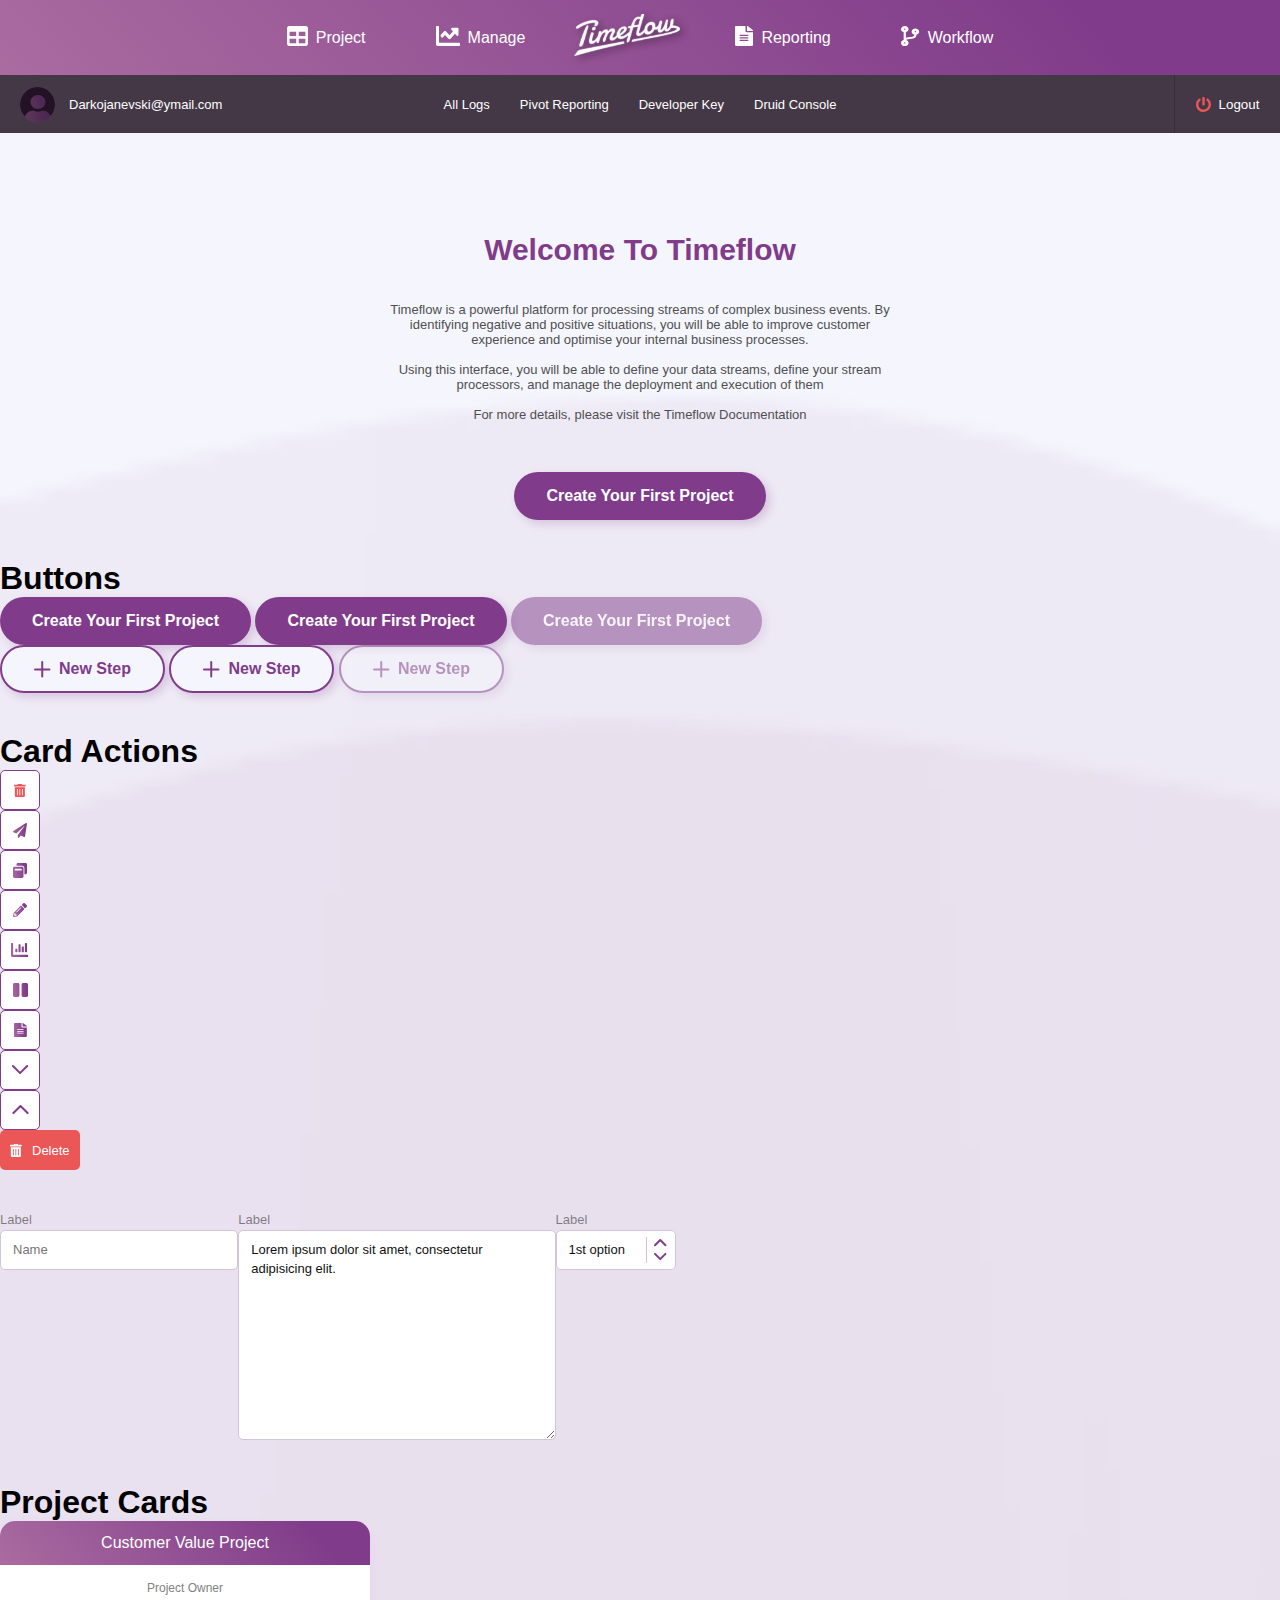
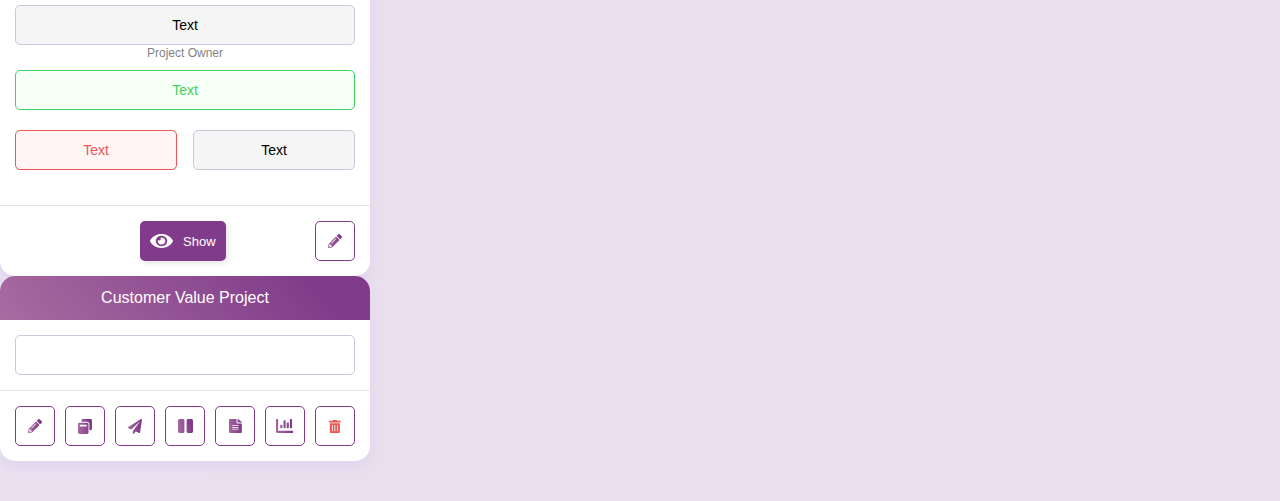
<file: index.html>
<!DOCTYPE html>
<html lang="en">
<head>
  <meta charset="UTF-8">
  <title>Title</title>
  <link rel="stylesheet" href="css/index.css">
</head>
<body class="welcome">
<header>
  <div class="header__top">
    <nav class="main-nav">
      <ul>
        <li class="main-nav__item"><a class="main-nav__link" href=""><span><img src="images/main-nav/menu_icon_project.svg"></span>Project</a></li>
        <li class="main-nav__item">
          <a class="main-nav__link" href="">
            <span><img src="images/main-nav/menu_icon_manage.svg"></span>Manage</a>
          <div class="submenu__wrapper">
            <ul class="submenu">
                <li class="submenu__item"><a class="submenu__link" href="">Manage Streams</a></li>
                <li class="submenu__item"><a class="submenu__link" href="">Manage Processors</a></li>
                <li class="submenu__item"><a class="submenu__link" href="">Manage Simulations</a></li>
                <li class="submenu__item"><a class="submenu__link" href="">Manage KPIs</a></li>
                <li class="submenu__item"><a class="submenu__link" href="">Manage Timelines</a></li>
                <li class="submenu__item"><a class="submenu__link" href="">Manage Data Mappings</a></li>
            </ul>
          </div>
        </li>
        <li class="main-nav__item"><img class="logo-image" src="images/logo.svg" width="120" height="56" alt="Timeflow"></li>
        <li class="main-nav__item"><a class="main-nav__link" href=""><span><img src="images/main-nav/menu_icon_reporting.svg"></span>Reporting</a></li>
        <li class="main-nav__item"><a class="main-nav__link" href=""><span><img src="images/main-nav/menu_icon_workflow.svg"></span>Workflow</a></li>
      </ul>
    </nav>
  </div>
  <div class="header__bottom">
    <div class="user">
      <img class="user__avatar" src="images/submenu/menu_avatar.svg" alt="avatar">
      <a class="user__email" href="">Darkojanevski@ymail.com</a>
    </div>
    <nav class="second-nav">
      <ul>
        <li class="second-nav__item"><a class="second-nav__link" href="">All Logs</a></li>
        <li class="second-nav__item"><a class="second-nav__link" href="">Pivot Reporting</a></li>
        <li class="second-nav__item"><a class="second-nav__link" href="">Developer Key</a></li>
        <li class="second-nav__item"><a class="second-nav__link" href="">Druid Console</a></li>
      </ul>
    </nav>
    <div class="logout-wrapper">
      <button class="logout-btn" type="button">
        <img src="images/submenu/menu_icon_logout.svg" alt="exit icon" width="15" height="15">
        Logout
      </button>
    </div>
  </div>
</header>
<div class="assets">
  <div class="wrapper">
    <div class="information">
      <h2 class="information__header">Welcome To Timeflow</h2>
      <p>Timeflow is a powerful platform for processing streams of complex business events. By identifying negative and positive situations, you will be able to improve customer experience and optimise your internal business processes.</p>
      <p>Using this interface, you will be able to define your data streams, define your stream processors, and manage the deployment and execution of them</p>
      <p>For more details, please visit the Timeflow Documentation</p>
      <button class="btn">
        Create Your First Project
      </button>
    </div>
  </div>
</div>
<div class="assets">
  <h1>Buttons</h1>
  <div>
    <button class="btn">
      Create Your First Project
    </button>
    <button class="btn">
      Create Your First Project
    </button>
    <button class="btn" disabled>
      Create Your First Project
    </button>
  </div>
  <div>
    <button class="btn btn--step">
      New Step
    </button>
    <button class="btn btn--step">
      New Step
    </button>
    <button class="btn btn--step" disabled>
      New Step
    </button>
  </div>
</div>
<div class="assets">
  <h1>Card Actions</h1>
  <button class="card-action delete">
    <span class="helper">Delete</span>
  </button>
  <button class="card-action deploy"></button>
  <button class="card-action duplicate"></button>
  <button class="card-action edit"></button>
  <button class="card-action monitor"></button>
  <button class="card-action pause"></button>
  <button class="card-action view-logs"></button>
  <button class="card-action arrow-bot"></button>
  <button class="card-action arrow-top"></button>
  <button class="card-btn card-btn--delete">
    Delete
  </button>
</div>
<div class="assets" style="display: flex">
  <div class="form-group">
    <label for="input" class="form-label">Label</label>
    <input
        type="text"
        placeholder="Name"
        data-popover-title="Title goes here"
        data-popover-body="Subtitle goes here with some extra text about a tool tip and how to use it.">
  </div>
  <div>
    <label for="input">Label</label>
    <textarea name="" id="" cols="30" rows="10">Lorem ipsum dolor sit amet, consectetur adipisicing elit.
    </textarea>
  </div>
  <div>
    <label for="input">Label</label>
    <div class="styled-select">
    <select>
      <option value="">1st option</option>
      <option value="">2st</option>
      <option value="">3st</option>
      <option value="">4st</option>
    </select>
    </div>
  </div>
</div>
<div class="assets">
  <h1>Project Cards</h1>

  <div class="card">
    <h2 class="card__header">
      Customer Value Project
    </h2>
    <div class="card__body">
        <div class="card__field" data-header="Project Owner">Text</div>
        <span class="card__field card__field--bold card__field--green" data-header="Project Owner">Text</span>
      <div class="grid grid-columns--2">
        <span class="card__field card__field--red">Text</span>
        <span class="card__field">Text</span>
      </div>
    </div>
    <div class="card__footer">
      <button class="card-btn card-btn--show card-btn--ml">
        Show
      </button>
      <button class="card-action edit"></button>
    </div>
  </div>

  <div class="card">
    <h2 class="card__header">
      Customer Value Project
    </h2>
    <div class="card__body">
      <label for="owner"></label>
      <input type="email" name="owner" id="owner">
    </div>
    <div class="card__footer">
      <button class="card-action edit"></button>
      <button class="card-action duplicate"></button>
      <button class="card-action deploy"></button>
      <button class="card-action pause"></button>
      <button class="card-action view-logs"></button>
      <button class="card-action monitor"></button>
      <button class="card-action delete"></button>
    </div>
  </div>

</div>
<script src="js.js"></script>
</body>
</html>
</file>
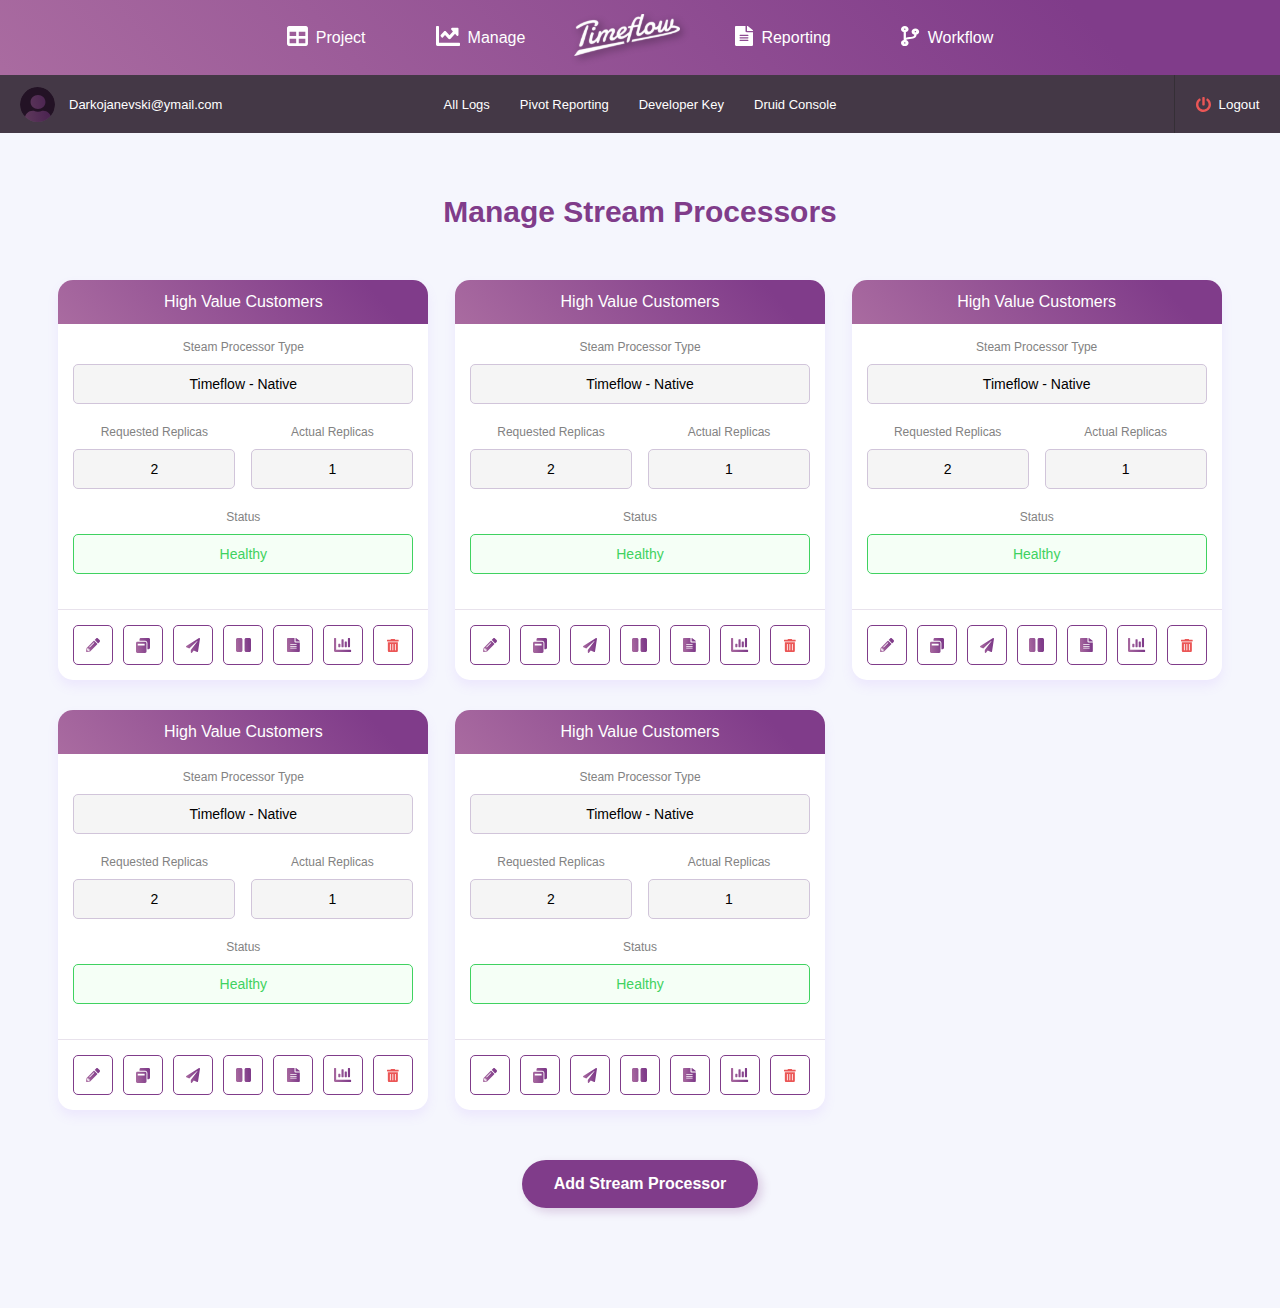
<file: dashboard.html>
<!DOCTYPE html>
<html lang="en">
<head>
  <meta charset="UTF-8">
  <meta name="viewport" content="width=device-width, initial-scale=1.0">
  <title>Title</title>
  <link rel="stylesheet" href="css/index.css">
</head>
<body>
<header>
  <div class="header__top">
    <nav class="main-nav">
      <ul>
        <li class="main-nav__item"><a class="main-nav__link" href=""><span><img src="images/main-nav/menu_icon_project.svg"></span>Project</a></li>
        <li class="main-nav__item">
          <a class="main-nav__link" href="">
            <span><img src="images/main-nav/menu_icon_manage.svg"></span>Manage</a>
          <div class="submenu__wrapper">
            <ul class="submenu">
              <li class="submenu__item"><a class="submenu__link" href="">Manage Streams</a></li>
              <li class="submenu__item"><a class="submenu__link" href="">Manage Processors</a></li>
              <li class="submenu__item"><a class="submenu__link" href="">Manage Simulations</a></li>
              <li class="submenu__item"><a class="submenu__link" href="">Manage KPIs</a></li>
              <li class="submenu__item"><a class="submenu__link" href="">Manage Timelines</a></li>
              <li class="submenu__item"><a class="submenu__link" href="">Manage Data Mappings</a></li>
            </ul>
          </div>
        </li>
        <li class="main-nav__item"><img class="logo-image" src="images/logo.svg" width="120" height="56" alt="Timeflow"></li>
        <li class="main-nav__item"><a class="main-nav__link" href=""><span><img src="images/main-nav/menu_icon_reporting.svg"></span>Reporting</a></li>
        <li class="main-nav__item"><a class="main-nav__link" href=""><span><img src="images/main-nav/menu_icon_workflow.svg"></span>Workflow</a></li>
      </ul>
    </nav>
  </div>
  <div class="header__bottom">
    <div class="user">
      <img class="user__avatar" src="images/submenu/menu_avatar.svg" alt="avatar">
      <a class="user__email" href="">Darkojanevski@ymail.com</a>
    </div>
    <nav class="second-nav">
      <ul>
        <li class="second-nav__item"><a class="second-nav__link" href="">All Logs</a></li>
        <li class="second-nav__item"><a class="second-nav__link" href="">Pivot Reporting</a></li>
        <li class="second-nav__item"><a class="second-nav__link" href="">Developer Key</a></li>
        <li class="second-nav__item"><a class="second-nav__link" href="">Druid Console</a></li>
      </ul>
    </nav>
    <div class="logout-wrapper">
      <button class="logout-btn" type="button">
        <img src="images/submenu/menu_icon_logout.svg" alt="exit icon" width="15" height="15">
        Logout
      </button>
    </div>
  </div>
</header>
<main>
  <div class="dashboard">
    <h2 class="dashboard__header">Manage Stream Processors</h2>
    <div class="dashboard__cards wrapper">
      <div class="card">
        <h2 class="card__header">
          High Value Customers
        </h2>
        <div class="card__body">
          <span class="card__field" data-header="Steam Processor Type">Timeflow - Native</span>
          <div class="grid grid-columns--2">
            <span class="card__field" data-header="Requested Replicas">2</span>
            <span class="card__field" data-header="Actual Replicas">1</span>
          </div>
          <span class="card__field card__field--green" data-header="Status">Healthy</span>
        </div>
        <div class="card__footer">
          <button class="card-action edit"><span class="helper">Edit</span></button>
          <button class="card-action duplicate"><span class="helper">Copy</span></button>
          <button class="card-action deploy"><span class="helper">Deploy</span></button>
          <button class="card-action pause"><span class="helper">Pause</span></button>
          <button class="card-action view-logs"><span class="helper">Logs</span></button>
          <button class="card-action monitor"><span class="helper">Monitor</span></button>
          <button class="card-action delete"><span class="helper">Delete</span></button>
        </div>
      </div>
      <div class="card">
        <h2 class="card__header">
          High Value Customers
        </h2>
        <div class="card__body">
          <span class="card__field" data-header="Steam Processor Type">Timeflow - Native</span>
          <div class="grid grid-columns--2">
            <span class="card__field" data-header="Requested Replicas">2</span>
            <span class="card__field" data-header="Actual Replicas">1</span>
          </div>
          <span class="card__field card__field--green" data-header="Status">Healthy</span>
        </div>
        <div class="card__footer">
          <button class="card-action edit"><span class="helper">Edit</span></button>
          <button class="card-action duplicate"><span class="helper">Copy</span></button>
          <button class="card-action deploy"><span class="helper">Deploy</span></button>
          <button class="card-action pause"><span class="helper">Pause</span></button>
          <button class="card-action view-logs"><span class="helper">Logs</span></button>
          <button class="card-action monitor"><span class="helper">Monitor</span></button>
          <button class="card-action delete"><span class="helper">Delete</span></button>
        </div>
      </div>
      <div class="card">
        <h2 class="card__header">
          High Value Customers
        </h2>
        <div class="card__body">
          <span class="card__field" data-header="Steam Processor Type">Timeflow - Native</span>
          <div class="grid grid-columns--2">
            <span class="card__field" data-header="Requested Replicas">2</span>
            <span class="card__field" data-header="Actual Replicas">1</span>
          </div>
          <span class="card__field card__field--green" data-header="Status">Healthy</span>
        </div>
        <div class="card__footer">
          <button class="card-action edit"><span class="helper">Edit</span></button>
          <button class="card-action duplicate"><span class="helper">Copy</span></button>
          <button class="card-action deploy"><span class="helper">Deploy</span></button>
          <button class="card-action pause"><span class="helper">Pause</span></button>
          <button class="card-action view-logs"><span class="helper">Logs</span></button>
          <button class="card-action monitor"><span class="helper">Monitor</span></button>
          <button class="card-action delete"><span class="helper">Delete</span></button>
        </div>
      </div>
      <div class="card">
        <h2 class="card__header">
          High Value Customers
        </h2>
        <div class="card__body">
          <span class="card__field" data-header="Steam Processor Type">Timeflow - Native</span>
          <div class="grid grid-columns--2">
            <span class="card__field" data-header="Requested Replicas">2</span>
            <span class="card__field" data-header="Actual Replicas">1</span>
          </div>
          <span class="card__field card__field--green" data-header="Status">Healthy</span>
        </div>
        <div class="card__footer">
          <button class="card-action edit"><span class="helper">Edit</span></button>
          <button class="card-action duplicate"><span class="helper">Copy</span></button>
          <button class="card-action deploy"><span class="helper">Deploy</span></button>
          <button class="card-action pause"><span class="helper">Pause</span></button>
          <button class="card-action view-logs"><span class="helper">Logs</span></button>
          <button class="card-action monitor"><span class="helper">Monitor</span></button>
          <button class="card-action delete"><span class="helper">Delete</span></button>
        </div>
      </div>
      <div class="card">
        <h2 class="card__header">
          High Value Customers
        </h2>
        <div class="card__body">
          <span class="card__field" data-header="Steam Processor Type">Timeflow - Native</span>
          <div class="grid grid-columns--2">
            <span class="card__field" data-header="Requested Replicas">2</span>
            <span class="card__field" data-header="Actual Replicas">1</span>
          </div>
          <span class="card__field card__field--green" data-header="Status">Healthy</span>
        </div>
        <div class="card__footer">
          <button class="card-action edit"><span class="helper">Edit</span></button>
          <button class="card-action duplicate"><span class="helper">Copy</span></button>
          <button class="card-action deploy"><span class="helper">Deploy</span></button>
          <button class="card-action pause"><span class="helper">Pause</span></button>
          <button class="card-action view-logs"><span class="helper">Logs</span></button>
          <button class="card-action monitor"><span class="helper">Monitor</span></button>
          <button class="card-action delete"><span class="helper">Delete</span></button>
        </div>
      </div>
    </div>
    <div class="dashboard__footer">
      <button class="btn">
        Add Stream Processor
      </button>
    </div>
  </div>
</main>
<script src="js.js"></script>
</body>
</html>
</file>
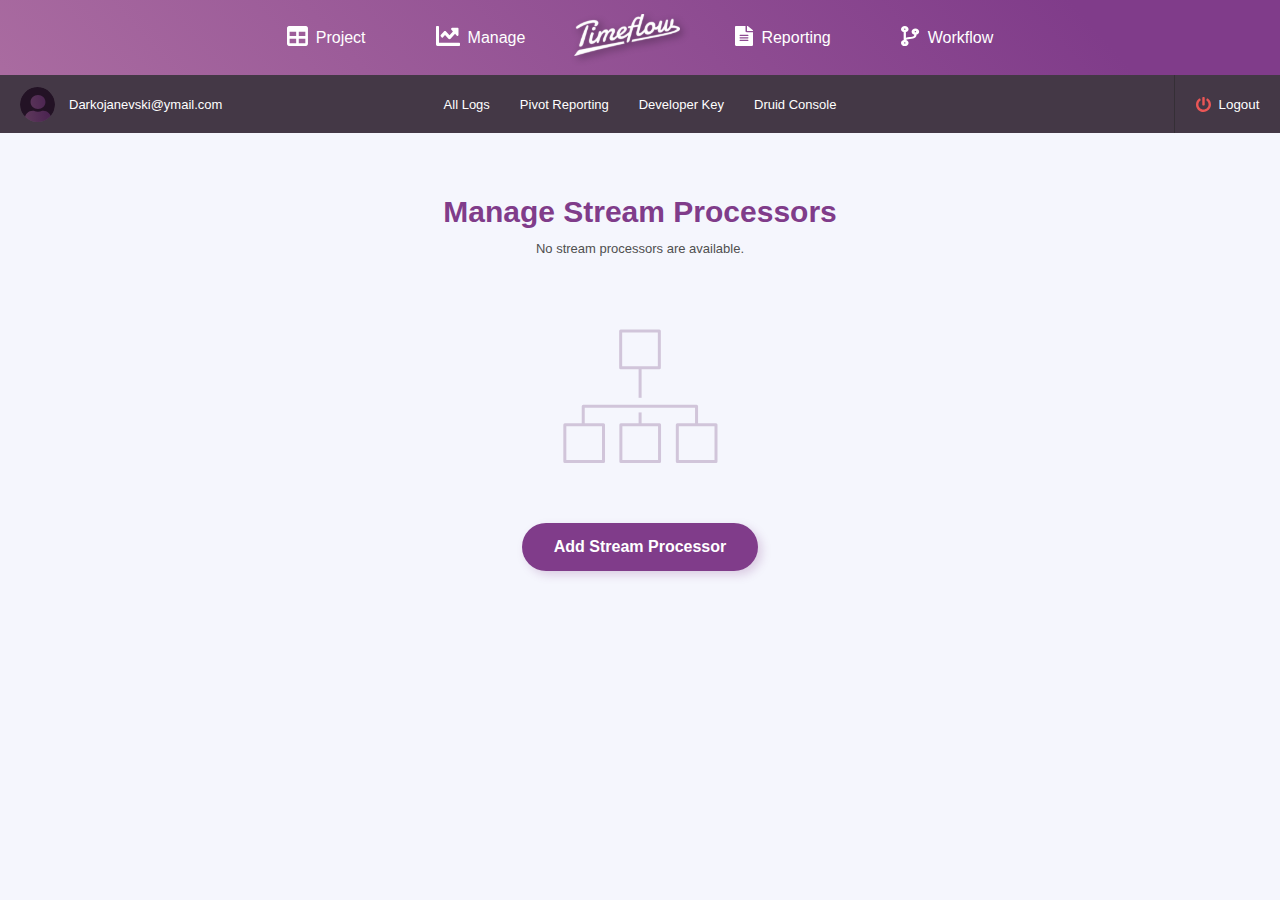
<file: empty.html>
<!DOCTYPE html>
<html lang="en">
<head>
  <meta charset="UTF-8">
  <title>Title</title>
  <link rel="stylesheet" href="css/index.css">
</head>
<body>
<header>
  <div class="header__top">
    <nav class="main-nav">
      <ul>
        <li class="main-nav__item"><a class="main-nav__link" href=""><span><img src="images/main-nav/menu_icon_project.svg"></span>Project</a></li>
        <li class="main-nav__item">
          <a class="main-nav__link" href="">
            <span><img src="images/main-nav/menu_icon_manage.svg"></span>Manage</a>
          <div class="submenu__wrapper">
            <ul class="submenu">
              <li class="submenu__item"><a class="submenu__link" href="">Manage Streams</a></li>
              <li class="submenu__item"><a class="submenu__link" href="">Manage Processors</a></li>
              <li class="submenu__item"><a class="submenu__link" href="">Manage Simulations</a></li>
              <li class="submenu__item"><a class="submenu__link" href="">Manage KPIs</a></li>
              <li class="submenu__item"><a class="submenu__link" href="">Manage Timelines</a></li>
              <li class="submenu__item"><a class="submenu__link" href="">Manage Data Mappings</a></li>
            </ul>
          </div>
        </li>
        <li class="main-nav__item"><img class="logo-image" src="images/logo.svg" width="120" height="56" alt="Timeflow"></li>
        <li class="main-nav__item"><a class="main-nav__link" href=""><span><img src="images/main-nav/menu_icon_reporting.svg"></span>Reporting</a></li>
        <li class="main-nav__item"><a class="main-nav__link" href=""><span><img src="images/main-nav/menu_icon_workflow.svg"></span>Workflow</a></li>
      </ul>
    </nav>
  </div>
  <div class="header__bottom">
    <div class="user">
      <img class="user__avatar" src="images/submenu/menu_avatar.svg" alt="avatar">
      <a class="user__email" href="">Darkojanevski@ymail.com</a>
    </div>
    <nav class="second-nav">
      <ul>
        <li class="second-nav__item"><a class="second-nav__link" href="">All Logs</a></li>
        <li class="second-nav__item"><a class="second-nav__link" href="">Pivot Reporting</a></li>
        <li class="second-nav__item"><a class="second-nav__link" href="">Developer Key</a></li>
        <li class="second-nav__item"><a class="second-nav__link" href="">Druid Console</a></li>
      </ul>
    </nav>
    <div class="logout-wrapper">
      <button class="logout-btn" type="button">
        <img src="images/submenu/menu_icon_logout.svg" alt="exit icon" width="15" height="15">
        Logout
      </button>
    </div>
  </div>
</header>
<main>
  <div class="empty">
    <h2 class="empty__header">Manage Stream Processors</h2>
    <span class="empty__text">No stream processors are available.</span>
    <img
        src="images/empty.svg"
        width="155"
        height="134"
        alt="no data"
        class="empty__image"
    >
    <button class="btn">Add Stream Processor</button>
  </div>
</main>
<script src="js.js"></script>
</body>
</html>
</file>
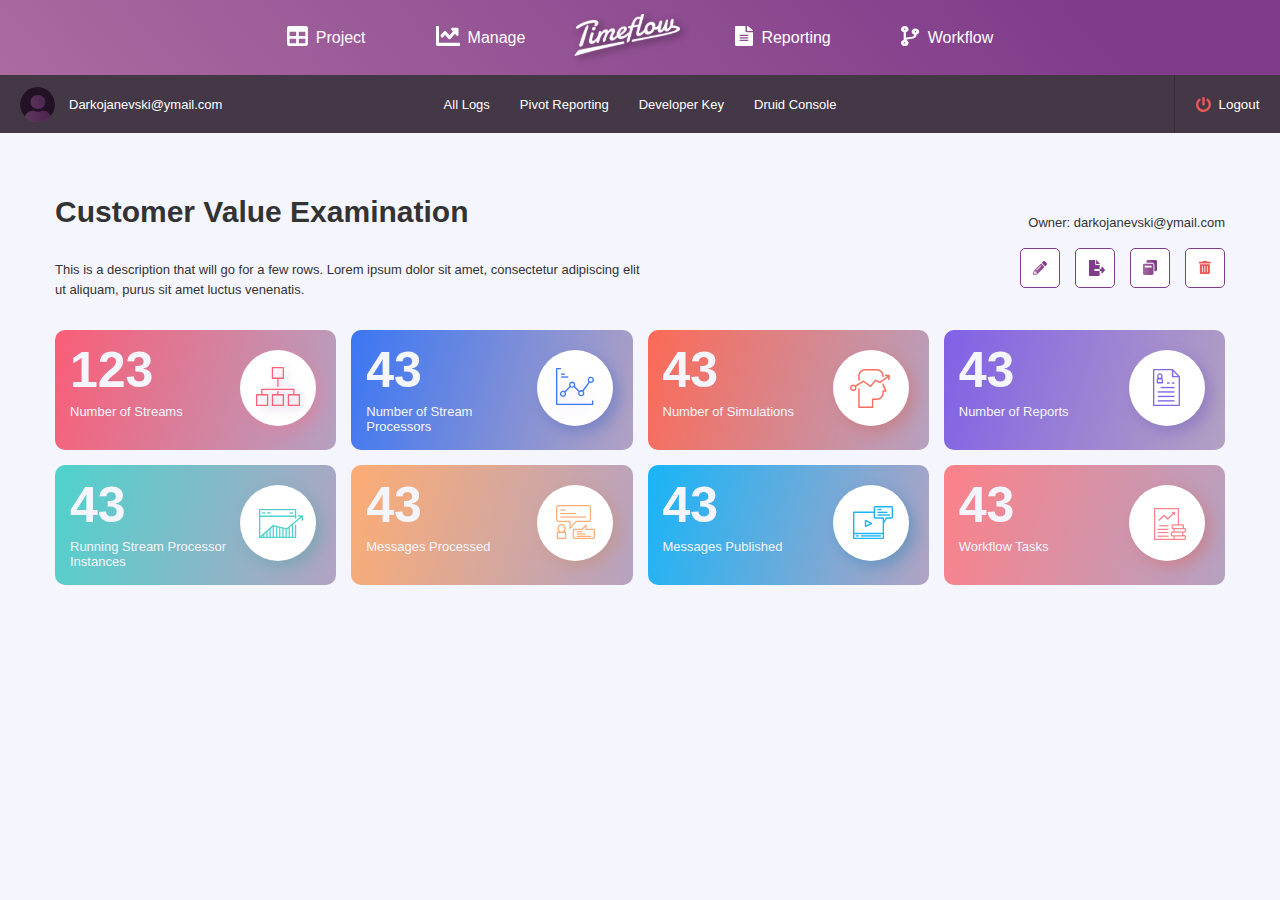
<file: examination.html>
<!DOCTYPE html>
<html lang="en">
<head>
  <meta charset="UTF-8">
  <title>Title</title>
  <link rel="stylesheet" href="css/index.css">
</head>
<body>
<header>
  <div class="header__top">
    <nav class="main-nav">
      <ul>
        <li class="main-nav__item"><a class="main-nav__link" href=""><span><img src="images/main-nav/menu_icon_project.svg"></span>Project</a></li>
        <li class="main-nav__item">
          <a class="main-nav__link" href="">
            <span><img src="images/main-nav/menu_icon_manage.svg"></span>Manage</a>
          <div class="submenu__wrapper">
            <ul class="submenu">
                <li class="submenu__item"><a class="submenu__link" href="">Manage Streams</a></li>
                <li class="submenu__item"><a class="submenu__link" href="">Manage Processors</a></li>
                <li class="submenu__item"><a class="submenu__link" href="">Manage Simulations</a></li>
                <li class="submenu__item"><a class="submenu__link" href="">Manage KPIs</a></li>
                <li class="submenu__item"><a class="submenu__link" href="">Manage Timelines</a></li>
                <li class="submenu__item"><a class="submenu__link" href="">Manage Data Mappings</a></li>
            </ul>
          </div>
        </li>
        <li class="main-nav__item"><img class="logo-image" src="images/logo.svg" width="120" height="56" alt="Timeflow"></li>
        <li class="main-nav__item"><a class="main-nav__link" href=""><span><img src="images/main-nav/menu_icon_reporting.svg"></span>Reporting</a></li>
        <li class="main-nav__item"><a class="main-nav__link" href=""><span><img src="images/main-nav/menu_icon_workflow.svg"></span>Workflow</a></li>
      </ul>
    </nav>
  </div>
  <div class="header__bottom">
    <div class="user">
      <img class="user__avatar" src="images/submenu/menu_avatar.svg" alt="avatar">
      <a class="user__email" href="">Darkojanevski@ymail.com</a>
    </div>
    <nav class="second-nav">
      <ul>
        <li class="second-nav__item"><a class="second-nav__link" href="">All Logs</a></li>
        <li class="second-nav__item"><a class="second-nav__link" href="">Pivot Reporting</a></li>
        <li class="second-nav__item"><a class="second-nav__link" href="">Developer Key</a></li>
        <li class="second-nav__item"><a class="second-nav__link" href="">Druid Console</a></li>
      </ul>
    </nav>
    <div class="logout-wrapper">
      <button class="logout-btn" type="button">
        <img src="images/submenu/menu_icon_logout.svg" alt="exit icon" width="15" height="15">
        Logout
      </button>
    </div>
  </div>
</header>
<main class="wrapper">
  <div class="stream-card__header">
    <div>
      <h2>Customer Value Examination</h2>
      <span>
      This is a description that will go for a few rows. Lorem ipsum dolor sit amet, consectetur adipiscing elit ut aliquam, purus sit amet luctus venenatis.
      </span>
    </div>
    <div>
      <span>Owner: darkojanevski@ymail.com</span>
      <div>
        <button class="card-action edit"></button>
        <button class="card-action export"></button>
        <button class="card-action duplicate"></button>
        <button class="card-action delete">
          <span class="helper">Delete</span>
        </button>
      </div>
    </div>
  </div>
  <div class="stream-card__wrapper">
    <div class="stream-card stream-card--1">
      <span class="stream-card__val">123</span>
      <span class="stream-card__text">Number of Streams</span>
      <img src="images/icon_number_of_streams.svg" alt="number of streams">
    </div>
    <div class="stream-card stream-card--2">
      <span class="stream-card__val">43</span>
      <span class="stream-card__text">Number of Stream Processors</span>
      <img src="images/icon_number_of_stream_processors.svg" alt="number of streams">
    </div>
    <div class="stream-card stream-card--3">
      <span class="stream-card__val">43</span>
      <span class="stream-card__text">Number of Simulations</span>
      <img src="images/icon_number_of_simulations.svg" alt="number of streams">
    </div>
    <div class="stream-card stream-card--4">
      <span class="stream-card__val">43</span>
      <span class="stream-card__text">Number of Reports</span>
      <img src="images/icon_number_of_reports.svg" alt="number of streams">
    </div>

    <div class="stream-card stream-card--5">
      <span class="stream-card__val">43</span>
      <span class="stream-card__text">Running Stream Processor Instances</span>
      <img src="images/icon_running_stream_processors_instances.svg" alt="number of streams">
    </div>
    <div class="stream-card stream-card--6">
      <span class="stream-card__val">43</span>
      <span class="stream-card__text">Messages Processed</span>
      <img src="images/icon_messages_processed.svg" alt="number of streams">
    </div>
    <div class="stream-card stream-card--7">
      <span class="stream-card__val">43</span>
      <span class="stream-card__text">Messages Published</span>
      <img src="images/icon_messages_published.svg" alt="number of streams">
    </div>
    <div class="stream-card stream-card--8">
      <span class="stream-card__val">43</span>
      <span class="stream-card__text">Workflow Tasks</span>
      <img src="images/icon_workflow_tasks.svg" alt="number of streams">
    </div>
  </div>
</main>
<script src="js.js"></script>
</body>
</html>
</file>
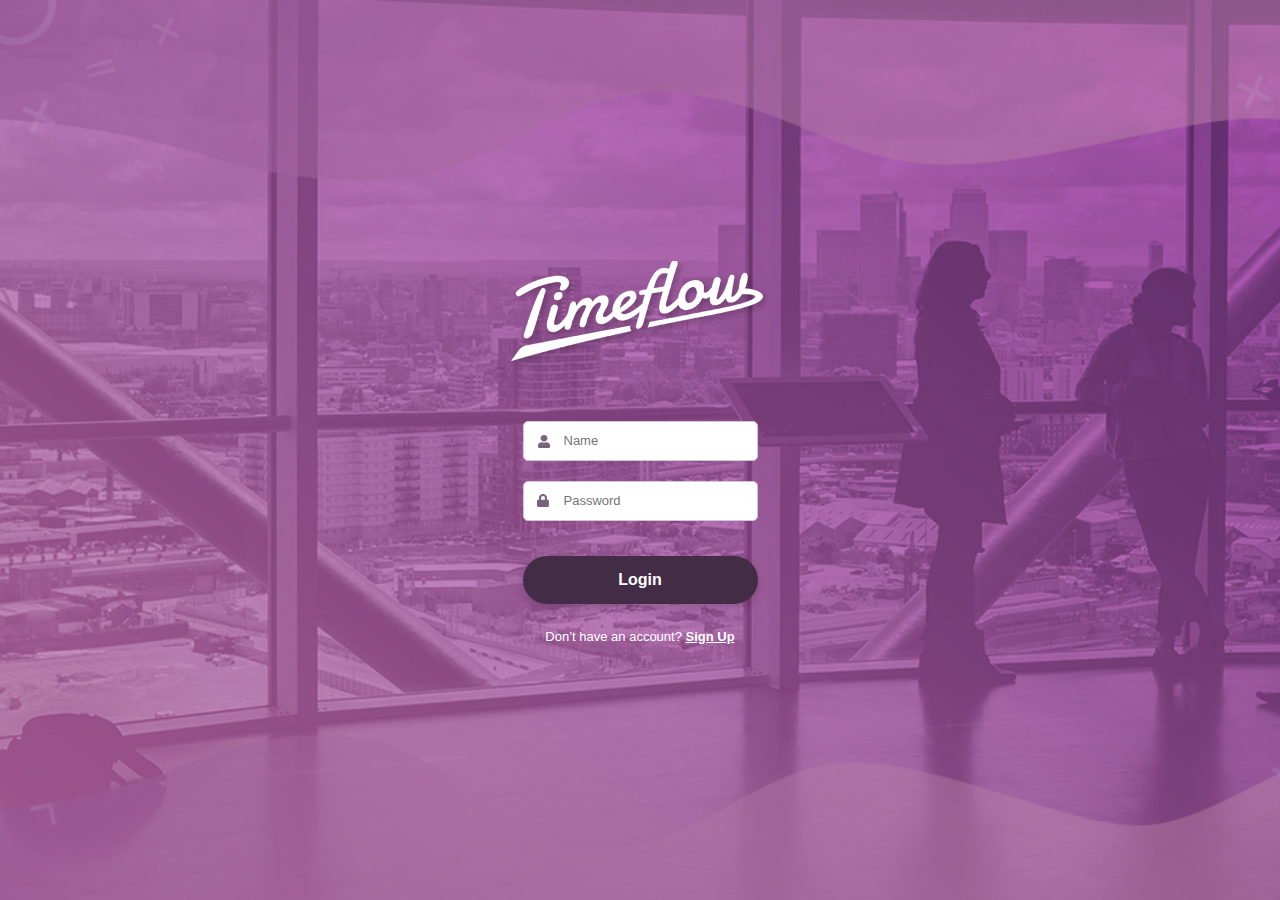
<file: login.html>
<!DOCTYPE html>
<html lang="en">
<head>
  <meta charset="UTF-8">
  <title>Title</title>
  <link rel="stylesheet" href="css/index.css">
</head>
<body class="login-screen">
  <img src="images/logo.png" width="266" height="114" alt="Timeflow">
  <form action="">
    <div class="input-email">
      <span class="input-email__icon"></span>
      <input type="text" placeholder="Name">
    </div>
    <div class="input-password">
      <span class="input-password__icon"></span>
      <input type="password" placeholder="Password">
    </div>
    <button class="btn" type="submit">Login</button>
  </form>
  <span>Don’t have an account? <a href="">Sign Up</a></span>
<script src="js.js"></script>
</body>
</html>
</file>
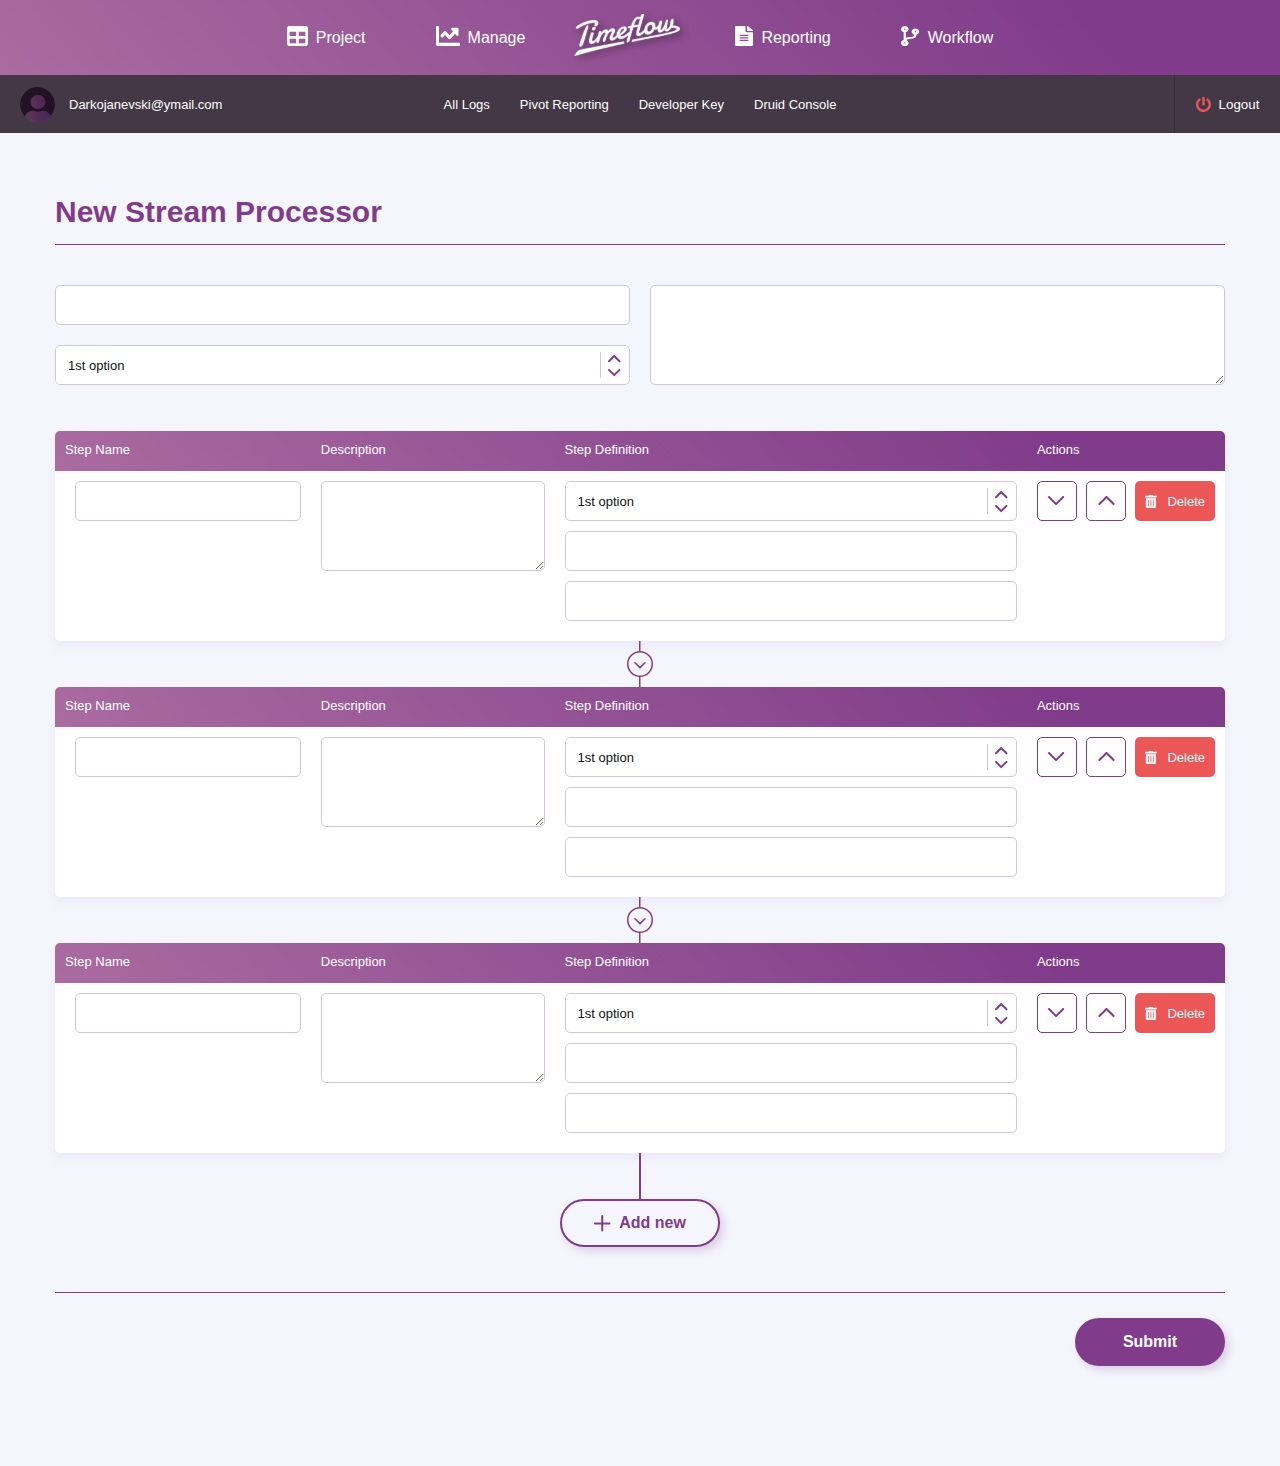
<file: new.html>
<!DOCTYPE html>
<html lang="en">
<head>
  <meta charset="UTF-8">
  <title>Title</title>
  <link rel="stylesheet" href="css/index.css">
</head>
<body>
<header>
  <div class="header__top">
    <nav class="main-nav">
      <ul>
        <li class="main-nav__item"><a class="main-nav__link" href=""><span><img src="images/main-nav/menu_icon_project.svg"></span>Project</a></li>
        <li class="main-nav__item">
          <a class="main-nav__link" href="">
            <span><img src="images/main-nav/menu_icon_manage.svg"></span>Manage</a>
          <div class="submenu__wrapper">
            <ul class="submenu">
              <li class="submenu__item"><a class="submenu__link" href="">Manage Streams</a></li>
              <li class="submenu__item"><a class="submenu__link" href="">Manage Processors</a></li>
              <li class="submenu__item"><a class="submenu__link" href="">Manage Simulations</a></li>
              <li class="submenu__item"><a class="submenu__link" href="">Manage KPIs</a></li>
              <li class="submenu__item"><a class="submenu__link" href="">Manage Timelines</a></li>
              <li class="submenu__item"><a class="submenu__link" href="">Manage Data Mappings</a></li>
            </ul>
          </div>
        </li>
        <li class="main-nav__item"><img class="logo-image" src="images/logo.svg" width="120" height="56" alt="Timeflow"></li>
        <li class="main-nav__item"><a class="main-nav__link" href=""><span><img src="images/main-nav/menu_icon_reporting.svg"></span>Reporting</a></li>
        <li class="main-nav__item"><a class="main-nav__link" href=""><span><img src="images/main-nav/menu_icon_workflow.svg"></span>Workflow</a></li>
      </ul>
    </nav>
  </div>
  <div class="header__bottom">
    <div class="user">
      <img class="user__avatar" src="images/submenu/menu_avatar.svg" alt="avatar">
      <a class="user__email" href="">Darkojanevski@ymail.com</a>
    </div>
    <nav class="second-nav">
      <ul>
        <li class="second-nav__item"><a class="second-nav__link" href="">All Logs</a></li>
        <li class="second-nav__item"><a class="second-nav__link" href="">Pivot Reporting</a></li>
        <li class="second-nav__item"><a class="second-nav__link" href="">Developer Key</a></li>
        <li class="second-nav__item"><a class="second-nav__link" href="">Druid Console</a></li>
      </ul>
    </nav>
    <div class="logout-wrapper">
      <button class="logout-btn" type="button">
        <img src="images/submenu/menu_icon_logout.svg" alt="exit icon" width="15" height="15">
        Logout
      </button>
    </div>
  </div>
</header>
<main>
  <div class="new-item wrapper">
    <h2 class="new-item__header">
      New Stream Processor
    </h2>
    <form action="">
      <div class="new-item__title">
        <input class="new-item__name" type="text">
        <textarea class="new-item__description" name="" id=""></textarea>
        <div class="styled-select new-item__replicas">
          <select>
            <option value="">1st option</option>
            <option value="">2st</option>
            <option value="">3st</option>
            <option value="">4st</option>
          </select>
        </div>
      </div>
      <div class="new-item__body">
        <table class="new-item__step">
          <tr>
            <th>Step Name</th>
            <th>Description</th>
            <th>Step Definition</th>
            <th>Actions</th>
          </tr>
          <tr>
            <td>
              <input type="text">
            </td>
            <td>
              <textarea name="" id=""></textarea>
            </td>
            <td>
              <div class="styled-select">
                <select>
                  <option value="">1st option</option>
                  <option value="">2st</option>
                  <option value="">3st</option>
                  <option value="">4st</option>
                </select>
              </div>
              <input type="text">
              <input type="text">
            </td>
            <td class="new-item__actions">
              <button class="card-action arrow-bot"></button>
              <button class="card-action arrow-top"></button>
              <button class="card-btn card-btn--delete">
                Delete
              </button>
            </td>
          </tr>
        </table>
        <table class="new-item__step">
          <tr>
            <th>Step Name</th>
            <th>Description</th>
            <th>Step Definition</th>
            <th>Actions</th>
          </tr>
          <tr>
            <td>
              <input type="text">
            </td>
            <td>
              <textarea name="" id=""></textarea>
            </td>
            <td>
              <div class="styled-select">
                <select>
                  <option value="">1st option</option>
                  <option value="">2st</option>
                  <option value="">3st</option>
                  <option value="">4st</option>
                </select>
              </div>
              <input type="text">
              <input type="text">
            </td>
            <td class="new-item__actions">
              <button class="card-action arrow-bot"></button>
              <button class="card-action arrow-top"></button>
              <button class="card-btn card-btn--delete">
                Delete
              </button>
            </td>
          </tr>
        </table>
        <table class="new-item__step">
          <tr>
            <th>Step Name</th>
            <th>Description</th>
            <th>Step Definition</th>
            <th>Actions</th>
          </tr>
          <tr>
            <td>
              <input type="text">
            </td>
            <td>
              <textarea name="" id=""></textarea>
            </td>
            <td>
              <div class="styled-select">
                <select>
                  <option value="">1st option</option>
                  <option value="">2st</option>
                  <option value="">3st</option>
                  <option value="">4st</option>
                </select>
              </div>
              <input type="text">
              <input type="text">
            </td>
            <td class="new-item__actions">
              <button class="card-action arrow-bot"></button>
              <button class="card-action arrow-top"></button>
              <button class="card-btn card-btn--delete">
                Delete
              </button>
            </td>
          </tr>
        </table>
        <button class="btn btn--step">Add new</button>
      </div>
      <div class="new-item__footer">
        <button class="btn">
          Submit
        </button>
      </div>
    </form>
  </div>
</main>
<script src="js.js"></script>
</body>
</html>
</file>
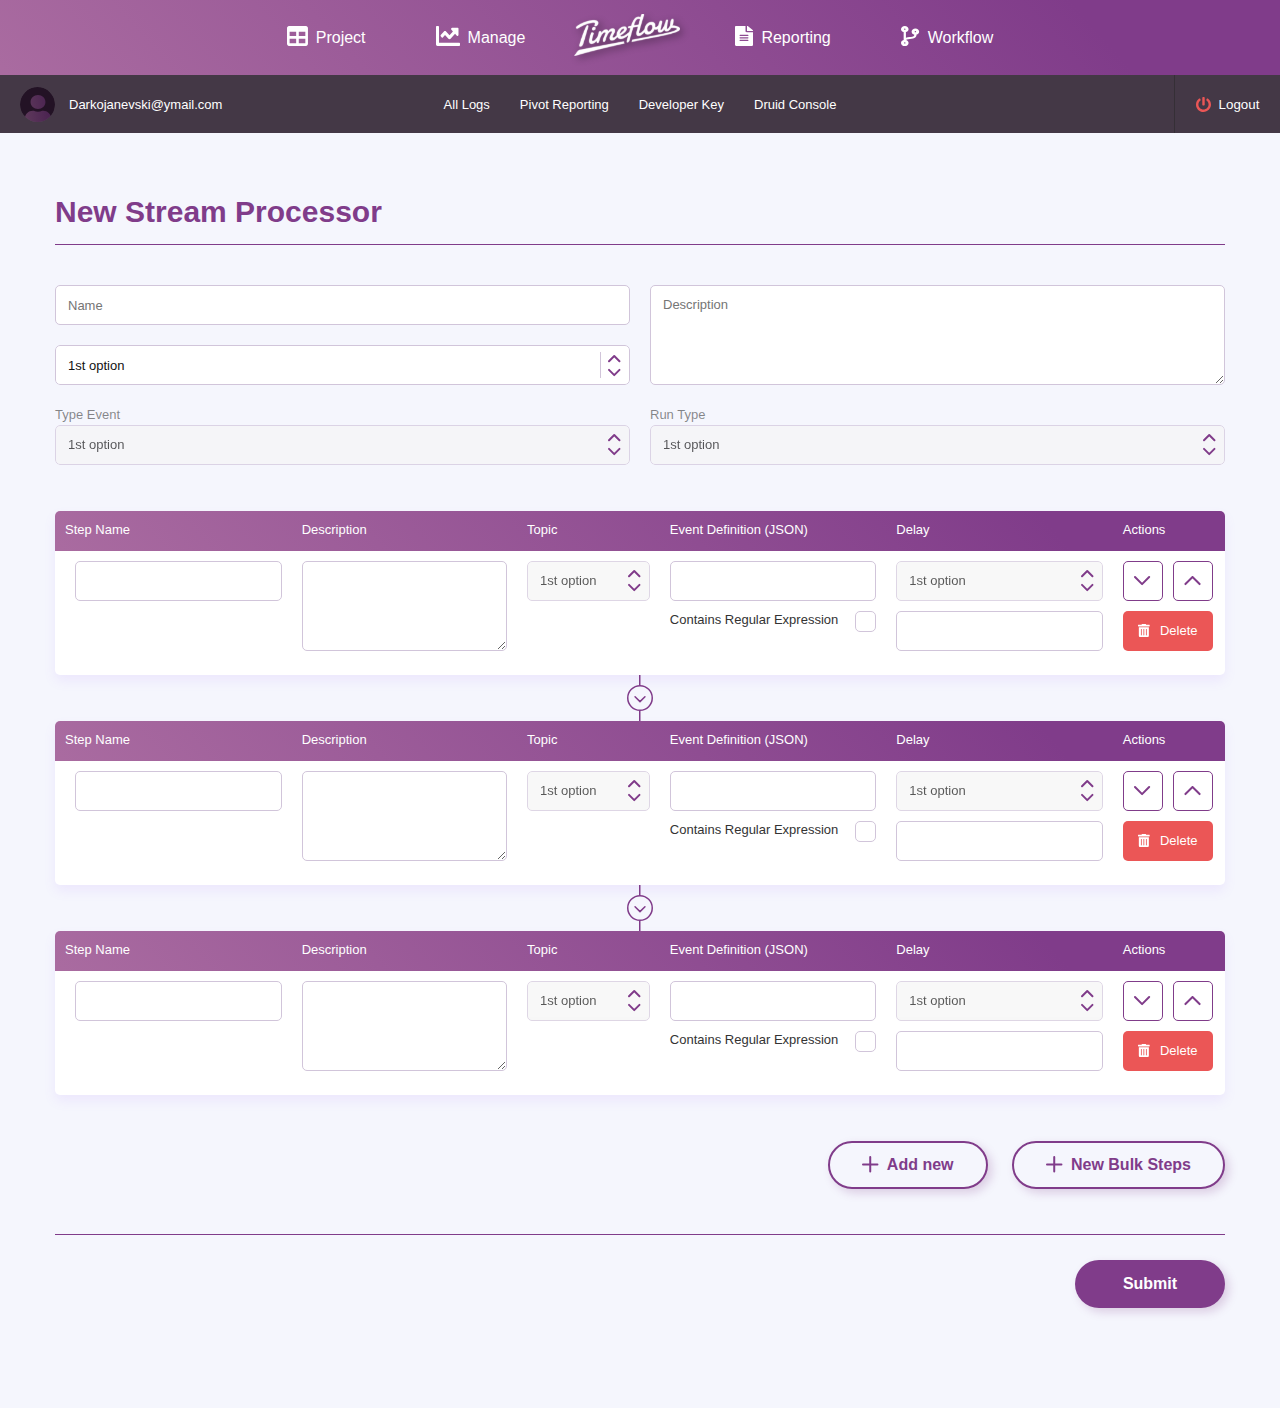
<file: new2.html>
<!DOCTYPE html>
<html lang="en">
<head>
  <meta charset="UTF-8">
  <title>Title</title>
  <link rel="stylesheet" href="css/index.css">
</head>
<body>
<header>
  <div class="header__top">
    <nav class="main-nav">
      <ul>
        <li class="main-nav__item"><a class="main-nav__link" href=""><span><img src="images/main-nav/menu_icon_project.svg"></span>Project</a></li>
        <li class="main-nav__item">
          <a class="main-nav__link" href="">
            <span><img src="images/main-nav/menu_icon_manage.svg"></span>Manage</a>
          <div class="submenu__wrapper">
            <ul class="submenu">
              <li class="submenu__item"><a class="submenu__link" href="">Manage Streams</a></li>
              <li class="submenu__item"><a class="submenu__link" href="">Manage Processors</a></li>
              <li class="submenu__item"><a class="submenu__link" href="">Manage Simulations</a></li>
              <li class="submenu__item"><a class="submenu__link" href="">Manage KPIs</a></li>
              <li class="submenu__item"><a class="submenu__link" href="">Manage Timelines</a></li>
              <li class="submenu__item"><a class="submenu__link" href="">Manage Data Mappings</a></li>
            </ul>
          </div>
        </li>
        <li class="main-nav__item"><img class="logo-image" src="images/logo.svg" width="120" height="56" alt="Timeflow"></li>
        <li class="main-nav__item"><a class="main-nav__link" href=""><span><img src="images/main-nav/menu_icon_reporting.svg"></span>Reporting</a></li>
        <li class="main-nav__item"><a class="main-nav__link" href=""><span><img src="images/main-nav/menu_icon_workflow.svg"></span>Workflow</a></li>
      </ul>
    </nav>
  </div>
  <div class="header__bottom">
    <div class="user">
      <img class="user__avatar" src="images/submenu/menu_avatar.svg" alt="avatar">
      <a class="user__email" href="">Darkojanevski@ymail.com</a>
    </div>
    <nav class="second-nav">
      <ul>
        <li class="second-nav__item"><a class="second-nav__link" href="">All Logs</a></li>
        <li class="second-nav__item"><a class="second-nav__link" href="">Pivot Reporting</a></li>
        <li class="second-nav__item"><a class="second-nav__link" href="">Developer Key</a></li>
        <li class="second-nav__item"><a class="second-nav__link" href="">Druid Console</a></li>
      </ul>
    </nav>
    <div class="logout-wrapper">
      <button class="logout-btn" type="button">
        <img src="images/submenu/menu_icon_logout.svg" alt="exit icon" width="15" height="15">
        Logout
      </button>
    </div>
  </div>
</header>
<main>
  <div class="new-item new-item--simulation wrapper">
    <h2 class="new-item__header">
      New Stream Processor
    </h2>
    <form action="">
      <div class="new-item__title">
        <input class="new-item__name" type="text" placeholder="Name">
        <textarea class="new-item__description" name="" id="" placeholder="Description"></textarea>
        <div class="styled-select new-item__replicas">
          <select>
            <option value="">1st option</option>
            <option value="">2st</option>
            <option value="">3st</option>
            <option value="">4st</option>
          </select>
        </div>
        <div class="new-item__event-type">
          <label for="">Type Event</label>
          <div class="styled-select disabled">
            <select disabled>
              <option value="">1st option</option>
              <option value="">2st</option>
              <option value="">3st</option>
              <option value="">4st</option>
            </select>
          </div>
        </div>
        <div class="new-item__run-type">
          <label for="">Run Type</label>
          <div class="styled-select disabled">
            <select disabled>
              <option value="">1st option</option>
              <option value="">2st</option>
              <option value="">3st</option>
              <option value="">4st</option>
            </select>
          </div>
        </div>
      </div>
      <div class="new-item__body">
        <table class="new-item__step">
          <tr>
            <th>Step Name</th>
            <th>Description</th>
            <th>Topic</th>
            <th>Event Definition (JSON)</th>
            <th>Delay</th>
            <th>Actions</th>
          </tr>
          <tr>
            <td>
              <input type="text">
            </td>
            <td>
              <textarea name="" id=""></textarea>
            </td>
            <td>
              <div class="styled-select disabled">
                <select disabled>
                  <option value="">1st option</option>
                  <option value="">2st</option>
                  <option value="">3st</option>
                  <option value="">4st</option>
                </select>
              </div>
            </td>
            <td>
              <input type="text">
                <label for="ck" class="checkbox-container">
                  Contains Regular Expression
                  <input type="checkbox" id="ck">
                  <span class="checkmark"></span>
                </label>
            </td>
            <td>
              <div class="styled-select disabled">
                <select disabled>
                  <option value="">1st option</option>
                  <option value="">2st</option>
                  <option value="">3st</option>
                  <option value="">4st</option>
                </select>
              </div>
              <input type="number">
            </td>
            <td class="new-item__actions">
              <button class="card-action arrow-bot"></button>
              <button class="card-action arrow-top"></button>
              <button class="card-btn card-btn--delete">
                Delete
              </button>
            </td>
          </tr>
        </table>
        <table class="new-item__step">
          <tr>
            <th>Step Name</th>
            <th>Description</th>
            <th>Topic</th>
            <th>Event Definition (JSON)</th>
            <th>Delay</th>
            <th>Actions</th>
          </tr>
          <tr>
            <td>
              <input type="text">
            </td>
            <td>
              <textarea name="" id=""></textarea>
            </td>
            <td>
              <div class="styled-select disabled">
                <select disabled>
                  <option value="">1st option</option>
                  <option value="">2st</option>
                  <option value="">3st</option>
                  <option value="">4st</option>
                </select>
              </div>
            </td>
            <td>
              <input type="text">
              <label for="ck" class="checkbox-container">
                Contains Regular Expression
                <input type="checkbox" id="ck">
                <span class="checkmark"></span>
              </label>
            </td>
            <td>
              <div class="styled-select disabled">
                <select disabled>
                  <option value="">1st option</option>
                  <option value="">2st</option>
                  <option value="">3st</option>
                  <option value="">4st</option>
                </select>
              </div>
              <input type="number">
            </td>
            <td class="new-item__actions">
              <button class="card-action arrow-bot"></button>
              <button class="card-action arrow-top"></button>
              <button class="card-btn card-btn--delete">
                Delete
              </button>
            </td>
          </tr>
        </table>
        <table class="new-item__step">
          <tr>
            <th>Step Name</th>
            <th>Description</th>
            <th>Topic</th>
            <th>Event Definition (JSON)</th>
            <th>Delay</th>
            <th>Actions</th>
          </tr>
          <tr>
            <td>
              <input type="text">
            </td>
            <td>
              <textarea name="" id=""></textarea>
            </td>
            <td>
              <div class="styled-select disabled">
                <select disabled>
                  <option value="">1st option</option>
                  <option value="">2st</option>
                  <option value="">3st</option>
                  <option value="">4st</option>
                </select>
              </div>
            </td>
            <td>
              <input type="text">
              <label for="ck" class="checkbox-container">
                Contains Regular Expression
                <input type="checkbox" id="ck">
                <span class="checkmark"></span>
              </label>
            </td>
            <td>
              <div class="styled-select disabled">
                <select disabled>
                  <option value="">1st option</option>
                  <option value="">2st</option>
                  <option value="">3st</option>
                  <option value="">4st</option>
                </select>
              </div>
              <input type="number">
            </td>
            <td class="new-item__actions">
              <button class="card-action arrow-bot"></button>
              <button class="card-action arrow-top"></button>
              <button class="card-btn card-btn--delete">
                Delete
              </button>
            </td>
          </tr>
        </table>
        <button class="btn btn--step">Add new</button>
        <button class="btn btn--step">New Bulk Steps</button>
      </div>
      <div class="new-item__footer">
        <button class="btn">
          Submit
        </button>
      </div>
    </form>
  </div>
</main>
<script src="js.js"></script>
</body>
</html>
</file>
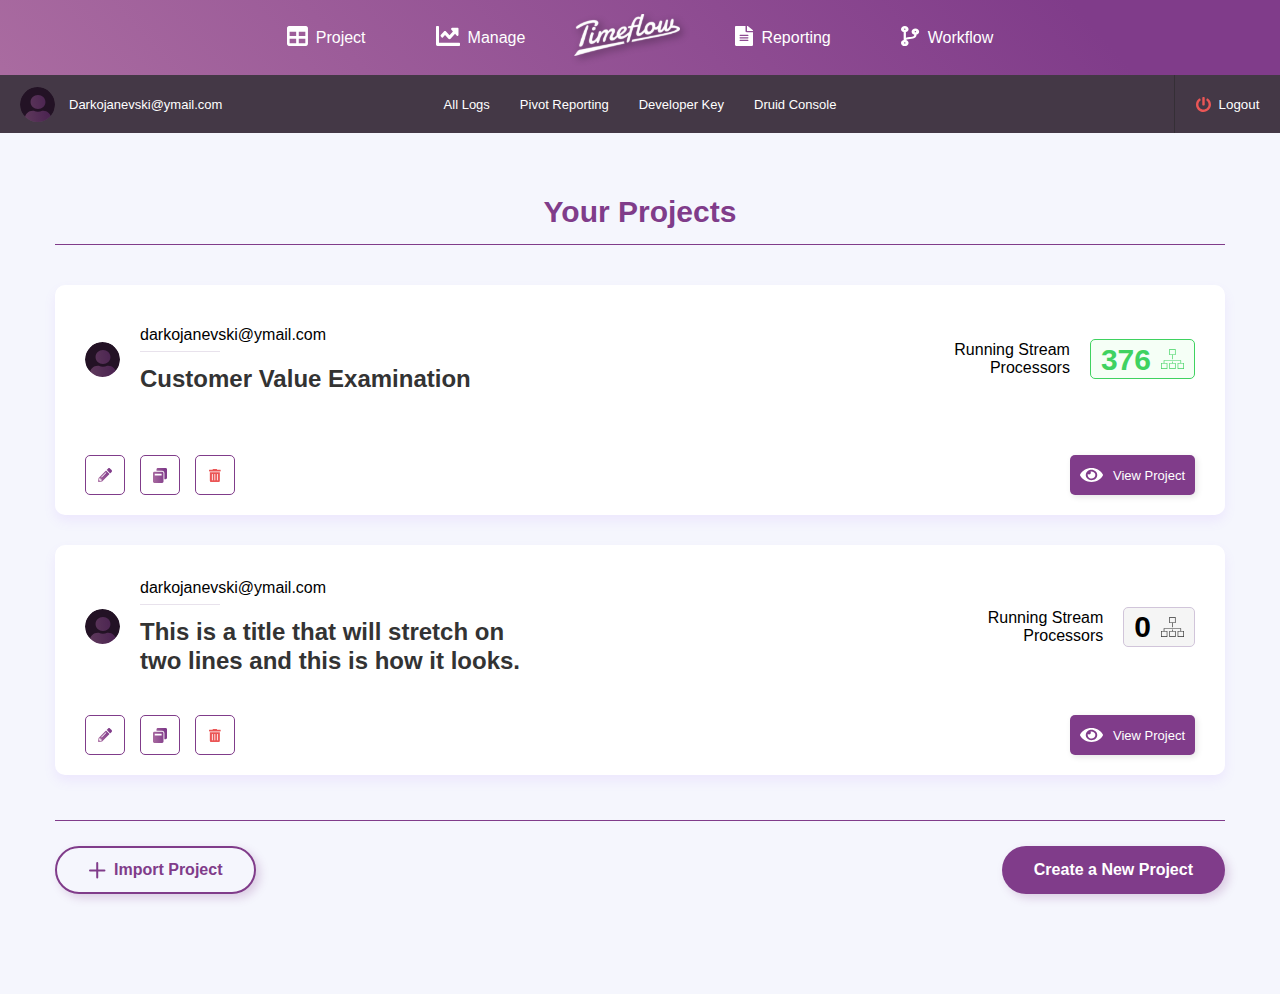
<file: projects.html>
<!DOCTYPE html>
<html lang="en">
<head>
  <meta charset="UTF-8">
  <title>Title</title>
  <link rel="stylesheet" href="css/index.css">
</head>
<body>
<header>
  <div class="header__top">
    <nav class="main-nav">
      <ul>
        <li class="main-nav__item"><a class="main-nav__link" href=""><span><img src="images/main-nav/menu_icon_project.svg"></span>Project</a></li>
        <li class="main-nav__item">
          <a class="main-nav__link" href="">
            <span><img src="images/main-nav/menu_icon_manage.svg"></span>Manage</a>
          <div class="submenu__wrapper">
            <ul class="submenu">
                <li class="submenu__item"><a class="submenu__link" href="">Manage Streams</a></li>
                <li class="submenu__item"><a class="submenu__link" href="">Manage Processors</a></li>
                <li class="submenu__item"><a class="submenu__link" href="">Manage Simulations</a></li>
                <li class="submenu__item"><a class="submenu__link" href="">Manage KPIs</a></li>
                <li class="submenu__item"><a class="submenu__link" href="">Manage Timelines</a></li>
                <li class="submenu__item"><a class="submenu__link" href="">Manage Data Mappings</a></li>
            </ul>
          </div>
        </li>
        <li class="main-nav__item"><img class="logo-image" src="images/logo.svg" width="120" height="56" alt="Timeflow"></li>
        <li class="main-nav__item"><a class="main-nav__link" href=""><span><img src="images/main-nav/menu_icon_reporting.svg"></span>Reporting</a></li>
        <li class="main-nav__item"><a class="main-nav__link" href=""><span><img src="images/main-nav/menu_icon_workflow.svg"></span>Workflow</a></li>
      </ul>
    </nav>
  </div>
  <div class="header__bottom">
    <div class="user">
      <img class="user__avatar" src="images/submenu/menu_avatar.svg" alt="avatar">
      <a class="user__email" href="">Darkojanevski@ymail.com</a>
    </div>
    <nav class="second-nav">
      <ul>
        <li class="second-nav__item"><a class="second-nav__link" href="">All Logs</a></li>
        <li class="second-nav__item"><a class="second-nav__link" href="">Pivot Reporting</a></li>
        <li class="second-nav__item"><a class="second-nav__link" href="">Developer Key</a></li>
        <li class="second-nav__item"><a class="second-nav__link" href="">Druid Console</a></li>
      </ul>
    </nav>
    <div class="logout-wrapper">
      <button class="logout-btn" type="button">
        <img src="images/submenu/menu_icon_logout.svg" alt="exit icon" width="15" height="15">
        Logout
      </button>
    </div>
  </div>
</header>
<main class="wrapper">
  <h2 class="project-card__header">Your Projects</h2>
  <div class="project-card__wrapper">
    <div class="project-card">
      <div class="project-card__user">
        <div>
          <img src="images/submenu/menu_avatar.svg" alt="">
        </div>
        <div>
          <span>darkojanevski@ymail.com</span>
          <h3>Customer Value Examination</h3>
        </div>
      </div>
      <div class="project-card__processors">
        <span>Running Stream Processors</span>
        <span class="card__field card__field--green">
          376
          <i></i>
        </span>
      </div>
      <div class="project-card__btns">
        <button class="card-action edit"></button>
        <button class="card-action duplicate"></button>
        <button class="card-action delete"></button>
        <button class="card-btn card-btn--show">
          View Project
        </button>
      </div>
    </div>
    <div class="project-card">
      <div class="project-card__user">
        <div>
          <img src="images/submenu/menu_avatar.svg" alt="">
        </div>
        <div>
          <span>darkojanevski@ymail.com</span>
          <h3>This is a title that will stretch on two lines and this is how it looks.</h3>
        </div>
      </div>
      <div class="project-card__processors">
        <span>Running Stream Processors</span>
        <span class="card__field card__field">
          0
          <i class="black-icon"></i>
        </span>
      </div>
      <div class="project-card__btns">
        <button class="card-action edit"></button>
        <button class="card-action duplicate"></button>
        <button class="card-action delete"></button>
        <button class="card-btn card-btn--show">
          View Project
        </button>
      </div>
    </div>
  </div>

  <div class="project-card__footer">
    <button class="btn btn--step">
      Import Project
    </button>
    <button class="btn">
      Create a New Project
    </button>
  </div>
</main>
<script src="js.js"></script>
</body>
</html>
</file>
<file: css/index.css>
.t-header {
  font-family: Helvetica Neue;
  font-style: normal;
  font-weight: bold;
  font-size: 30px;
  line-height: 37px;
  color: #803C8A;
}

.t-subtitle {
  font-weight: bold;
  font-size: 13px;
  line-height: 16px;
  color: #C4C4C4;
}

.t-button {
  font-weight: bold;
  font-size: 16px;
  line-height: 20px;
  color: #C4C4C4;
}

.t-card-title {
  font-weight: 500;
  font-size: 16px;
  line-height: 20px;
  color: #C4C4C4;
}

.t-main-menu {
  font-weight: normal;
  font-size: 14px;
  line-height: 17px;
  color: #C4C4C4;
}

.btn {
  display: inline-flex;
  justify-content: center;
  align-items: center;
  border: none;
  outline: none;
  height: 48px;
  min-width: 150px;
  padding: 0 32px;
  font-size: 16px;
  font-weight: bold;
  line-height: 20px;
  color: white;
  background-color: #803C8A;
  box-shadow: 4px 4px 10px rgba(128, 60, 138, 0.22);
  border-radius: 24px;
  cursor: pointer;
}
.btn:hover {
  background-color: #64336B;
}
.btn[disabled] {
  opacity: 50%;
  cursor: auto;
}
.btn--step {
  color: #803C8A;
  border: 2px solid #803C8A;
  background-color: #F5F6FD;
}
.btn--step:hover {
  background-color: #F2EDFF;
}
.btn--step:before {
  content: "";
  width: 17px;
  height: 17px;
  margin-right: 8px;
  background-image: url("../images/add-step-icon.svg");
  background-repeat: no-repeat;
}

.card-action {
  display: block;
  position: relative;
  width: 40px;
  height: 40px;
  border: 1px solid #803C8A;
  border-radius: 5px;
  background-color: white;
  background-position: center center;
  background-repeat: no-repeat;
  cursor: pointer;
}
.card-action:hover {
  background-color: #FFF5F5;
}
.card-action:hover .helper {
  display: flex;
}
.card-action.delete {
  background-image: url("../images/card_button/delete.svg");
}
.card-action.deploy {
  background-image: url("../images/card_button/deploy.svg");
}
.card-action.duplicate {
  background-image: url("../images/card_button/duplicate.svg");
}
.card-action.edit {
  background-image: url("../images/card_button/edit.svg");
}
.card-action.monitor {
  background-image: url("../images/card_button/monitor.svg");
}
.card-action.pause {
  background-image: url("../images/card_button/pause.svg");
}
.card-action.view-logs {
  background-image: url("../images/card_button/view-logs.svg");
}
.card-action.arrow-bot {
  background-image: url("../images/card_button/arrow-bot.svg");
}
.card-action.arrow-top {
  background-image: url("../images/card_button/arrow-top.svg");
}
.card-action.export {
  background-image: url("../images/card_button/export.svg");
  background-position-x: 13px;
}
.card-action .helper {
  position: absolute;
  top: calc(100% - 2px);
  left: 50%;
  transform: translateX(-50%);
  display: none;
  min-width: 44px;
  justify-content: center;
  align-items: center;
  height: 30px;
  padding: 0 5px;
  border: 1px solid #803C8A;
  font-size: 13px;
  font-weight: bold;
  line-height: 16px;
  color: #803C8A;
  box-shadow: 2px 2px 6px rgba(0, 0, 0, 0.11);
  border-radius: 5px;
  background: white;
  z-index: 10;
}
.card-action .helper:after {
  position: absolute;
  top: -7px;
  left: calc(50% - 8px);
  content: "";
  width: 0;
  height: 0;
  border-left: 8px solid transparent;
  border-right: 8px solid transparent;
  border-bottom: 8px solid white;
}
.card-action .helper:before {
  position: absolute;
  top: -8px;
  left: calc(50% - 8px);
  content: "";
  width: 0;
  height: 0;
  border-left: 8px solid transparent;
  border-right: 8px solid transparent;
  border-bottom: 8px solid #803C8A;
}

.card-btn {
  display: flex;
  justify-content: center;
  align-items: center;
  height: 40px;
  padding: 10px;
  border: none;
  border-radius: 5px;
  outline: none;
  font-weight: normal;
  font-size: 13px;
  color: white;
  cursor: pointer;
}
.card-btn--delete {
  background-color: #EB5656;
}
.card-btn--delete:hover {
  background-color: #C54646;
}
.card-btn--delete:before {
  content: "";
  width: 12px;
  height: 13px;
  margin-right: 10px;
  background-image: url("../images/card_button/delete-white.svg");
  background-repeat: no-repeat;
}
.card-btn--show {
  background-color: #803C8A;
  box-shadow: 2px 2px 6px rgba(0, 0, 0, 0.11);
}
.card-btn--show:hover {
  background-color: #64336B;
}
.card-btn--show:before {
  content: "";
  width: 23px;
  height: 14px;
  margin-right: 10px;
  background-image: url("../images/card_button/eye.svg");
  background-repeat: no-repeat;
}
.card-btn--ml {
  margin-left: calc(50% - 45px);
}

input:not([type=checkbox]), select, textarea {
  width: 100%;
  min-width: 120px;
  height: 40px;
  padding: 0 12px;
  background: #FFFFFF;
  border: 1px solid #D1C5DA;
  border-radius: 5px;
  outline: none;
  font-family: Helvetica Neue, sans-serif;
  font-style: normal;
  font-weight: normal;
  font-size: 13px;
  color: #111111;
  box-sizing: border-box;
}
input:not([type=checkbox]):focus, select:focus, textarea:focus {
  border: 1px solid #803C8A;
}

label {
  font-family: Helvetica Neue, sans-serif;
  font-style: normal;
  font-weight: normal;
  font-size: 13px;
  line-height: 145%;
  color: rgba(17, 17, 17, 0.5);
}

.checkbox-container {
  position: relative;
  width: 100%;
  display: block;
  padding-right: 22px;
  font-family: Helvetica Neue, sans-serif;
  font-style: normal;
  font-weight: normal;
  font-size: 13px;
  line-height: 145%;
  color: #333333;
  box-sizing: border-box;
  -webkit-user-select: none;
  -moz-user-select: none;
  -ms-user-select: none;
  user-select: none;
  /* On mouse-over, add a grey background color */
  /* When the checkbox is checked, add a blue background */
  /* Create the checkmark/indicator (hidden when not checked) */
  /* Show the checkmark when checked */
  /* Style the checkmark/indicator */
}
.checkbox-container input {
  position: absolute;
  opacity: 0;
  cursor: pointer;
  height: 0;
  width: 0;
}
.checkbox-container .checkmark {
  position: absolute;
  top: 0;
  right: 0;
  width: 19px;
  height: 19px;
  border-radius: 5px;
  border: 1px solid #D1C5DA;
  background-color: white;
}
.checkbox-container:hover input ~ .checkmark {
  border: 1px solid #9d4da8;
  background-color: #9d4da8;
}
.checkbox-container input:checked ~ .checkmark {
  border: 1px solid #803C8A;
  background-color: #803C8A;
}
.checkbox-container .checkmark:after {
  content: "";
  position: absolute;
  display: none;
}
.checkbox-container input:checked ~ .checkmark:after {
  display: block;
}
.checkbox-container .checkmark:after {
  left: 6px;
  top: 1px;
  width: 5px;
  height: 10px;
  border: solid white;
  border-width: 0 3px 3px 0;
  -webkit-transform: rotate(45deg);
  -ms-transform: rotate(45deg);
  transform: rotate(45deg);
}

textarea {
  height: auto;
  line-height: 145%;
  padding: 10px 12px;
}

.styled-select {
  position: relative;
  border-radius: 5px;
  overflow: hidden;
}
.styled-select:after {
  content: "";
  position: absolute;
  right: 0;
  top: 7px;
  display: block;
  width: 26px;
  height: 26px;
  margin-right: 3px;
  border-left: 1px solid #D1C5DA;
  pointer-events: none;
  background: url("../images/double-arrow.svg") no-repeat center center;
}
.styled-select.disabled:after {
  border-left: none;
}
.styled-select select, .styled-select textarea {
  -webkit-appearance: none;
  -moz-appearance: none;
  appearance: none;
  padding: 0 22px 0 12px;
}
.styled-select select[disabled], .styled-select textarea[disabled] {
  background-color: #F5F5F5;
}

.field-helper {
  position: absolute;
  will-change: transform;
  top: 0;
  left: 0;
  display: none;
  width: 190px;
  padding: 5px;
  border: 1px solid #803C8A;
  font-size: 13px;
  font-weight: bold;
  line-height: 16px;
  color: #803C8A;
  box-shadow: 2px 2px 6px rgba(0, 0, 0, 0.11);
  border-radius: 5px;
  background: white;
  z-index: 10;
}
.field-helper:after {
  position: absolute;
  top: calc(50% - 8px);
  left: -7px;
  content: "";
  width: 0;
  height: 0;
  border-top: 8px solid transparent;
  border-bottom: 8px solid transparent;
  border-right: 8px solid white;
}
.field-helper:before {
  position: absolute;
  top: calc(50% - 8px);
  left: -8px;
  content: "";
  width: 0;
  height: 0;
  border-top: 8px solid transparent;
  border-bottom: 8px solid transparent;
  border-right: 8px solid #803C8A;
}
.field-helper__title {
  display: block;
  font-weight: bold;
  font-size: 13px;
  line-height: 16px;
}
.field-helper__subtitle {
  font-weight: normal;
  font-size: 13px;
  line-height: 19px;
  color: #828282;
}

.grid {
  display: grid;
}
.grid-columns--1 {
  grid-template-columns: 1fr;
}
.grid-columns--2 {
  grid-template-columns: repeat(2, 1fr);
}
.grid-columns--3 {
  grid-template-columns: repeat(3, 1fr);
}
.grid-columns--4 {
  grid-template-columns: repeat(4, 1fr);
}
.grid-columns--5 {
  grid-template-columns: repeat(5, 1fr);
}
.grid-columns--6 {
  grid-template-columns: repeat(6, 1fr);
}
.grid-columns--7 {
  grid-template-columns: repeat(7, 1fr);
}
.grid-columns--8 {
  grid-template-columns: repeat(8, 1fr);
}
.grid-columns--9 {
  grid-template-columns: repeat(9, 1fr);
}
.grid-columns--10 {
  grid-template-columns: repeat(10, 1fr);
}
.grid-columns--11 {
  grid-template-columns: repeat(11, 1fr);
}
.grid-columns--12 {
  grid-template-columns: repeat(12, 1fr);
}

.login-screen {
  display: flex;
  flex-direction: column;
  justify-content: center;
  align-items: center;
  width: 100vw;
  height: 100vh;
  background: url("../images/login-bg.png") no-repeat center center;
  background-size: cover;
}
.login-screen input {
  margin-bottom: 20px;
  color: #803C8A;
  padding-left: 40px;
}
.login-screen img {
  margin-bottom: 50px;
}
.login-screen button {
  width: 235px;
  margin-top: 15px;
  margin-bottom: 25px;
  background-color: #432C46;
  box-shadow: 0 4px 10px rgba(37, 11, 40, 0.22);
}
.login-screen button:hover {
  background-color: #2c1d2e;
}
.login-screen span {
  font-size: 13px;
  color: white;
}
.login-screen span a {
  color: white;
  font-weight: bold;
}
.login-screen form {
  max-width: 300px;
  text-align: center;
}

.input-email,
.input-password {
  position: relative;
}
.input-email__icon,
.input-password__icon {
  position: absolute;
  top: 14px;
  left: 15px;
  display: block;
  width: 13px;
  height: 13px;
  background: url("../images/user-input.svg") no-repeat center center;
}

.input-password__icon {
  top: 13px;
  left: 14px;
  background: url("../images/password-input.svg") no-repeat center center;
}

* {
  margin: 0;
  padding: 0;
}

body {
  font-family: Helvetica Neue, sans-serif;
  font-style: normal;
  background-color: #F5F6FD;
  background-image: url("../images/body_background.png");
  background-repeat: no-repeat;
  background-position: center 133px;
  background-size: cover;
}
body.welcome {
  background-image: url("../images/welcome_bg.png");
  background-position: center bottom;
}

img {
  user-select: none;
  -webkit-user-drag: none;
}

.wrapper {
  max-width: 1170px;
  padding-left: 15px;
  padding-right: 15px;
  margin: auto;
}

.assets {
  margin-bottom: 40px;
}

main {
  padding-top: 60px;
}

.logo-image {
  margin: 0 10px;
}

.header__top {
  height: 75px;
  background: linear-gradient(228.39deg, #803C8A 15.56%, #FFCDCE 274.83%);
}
.header__bottom {
  display: grid;
  grid-template-columns: 1fr 2fr 1fr;
  align-items: center;
  height: 58px;
  background-color: #443846;
}

.main-nav {
  height: 100%;
}
.main-nav ul {
  display: flex;
  justify-content: center;
  height: 100%;
  margin: 0;
  padding: 0;
  list-style: none;
}
.main-nav__item {
  position: relative;
  display: flex;
  align-items: center;
  height: 100%;
}
.main-nav__item:hover .main-nav__link {
  background-color: #72337b;
}
.main-nav__item:hover .submenu__wrapper {
  display: block;
}
.main-nav__link {
  display: flex;
  justify-content: center;
  align-items: center;
  height: 100%;
  padding: 0 35px;
  cursor: pointer;
  color: white;
  text-decoration: none;
}
.main-nav__link span {
  margin-right: 8px;
}
.main-nav .submenu {
  display: flex;
  flex-direction: column;
  border-radius: 6px;
  background-color: #503B53;
  overflow: hidden;
  box-shadow: 4px 4px 10px rgba(68, 56, 70, 0.33);
  z-index: 20;
}
.main-nav .submenu__wrapper {
  display: none;
  width: 260px;
  height: auto;
  position: absolute;
  top: calc(100% - 7px);
  left: 50%;
  transform: translateX(-50%);
  z-index: 999;
}
.main-nav .submenu__wrapper:before {
  position: absolute;
  top: -8px;
  left: calc(50% - 10px);
  content: "";
  width: 0;
  height: 0;
  border-left: 10px solid transparent;
  border-right: 10px solid transparent;
  border-bottom: 8px solid #503B53;
}
.main-nav .submenu__item:nth-last-child(1) .submenu__link:after {
  opacity: 0;
}
.main-nav .submenu__link {
  display: block;
  position: relative;
  padding: 6px 14px;
  font-size: 13px;
  line-height: 28px;
  color: white;
  text-decoration: none;
}
.main-nav .submenu__link:after {
  content: "";
  position: absolute;
  bottom: -3px;
  left: 14px;
  width: calc(100% - 28px);
  height: 2px;
  background-color: #432C46;
}
.main-nav .submenu__link:hover {
  background-color: #432C46;
}
.main-nav .submenu__link:hover:after {
  display: none;
}

.second-nav {
  height: 100%;
}
.second-nav ul {
  display: flex;
  justify-content: center;
  height: 100%;
  margin: 0;
  padding: 0;
  list-style: none;
}
.second-nav__item {
  position: relative;
  display: flex;
  align-items: center;
  height: 100%;
}
.second-nav__link {
  display: flex;
  justify-content: center;
  align-items: center;
  height: 100%;
  padding: 0 15px;
  font-size: 13px;
  color: white;
  text-decoration: none;
  cursor: pointer;
}
.second-nav__link:hover {
  background-color: #2C242D;
}

.user {
  display: flex;
  align-items: center;
}
.user__avatar {
  margin: 0 14px 0 20px;
}
.user__email {
  font-size: 13px;
  color: white;
  line-height: 19px;
  text-decoration: none;
}

.logout-wrapper {
  justify-self: end;
  height: 100%;
}

.logout-btn {
  display: flex;
  justify-content: center;
  align-items: center;
  height: 100%;
  width: 106px;
  border: none;
  border-left: 1px solid #352F36;
  outline: none;
  color: white;
  background-color: #443846;
  cursor: pointer;
}
.logout-btn:hover {
  background-color: #2C242D;
}
.logout-btn img {
  margin-right: 8px;
}

.information {
  max-width: 500px;
  margin: 100px auto 0;
  text-align: center;
}
.information__header {
  font-size: 30px;
  font-weight: bold;
  color: #803c8a;
  margin-bottom: 35px;
}
.information p {
  font-size: 13px;
  color: #4F4F4F;
  margin-bottom: 15px;
}
.information .btn {
  margin-top: 35px;
}

.card {
  width: 370px;
  border-radius: 15px;
  background: #FFFFFF;
  box-shadow: 0 6px 12px rgba(164, 109, 255, 0.1);
}
.card__header {
  text-align: center;
  font-style: normal;
  font-weight: 500;
  font-size: 16px;
  line-height: 44px;
  background: linear-gradient(228.39deg, #803C8A 15.56%, #FFCDCE 274.83%);
  color: white;
  border-top-left-radius: 15px;
  border-top-right-radius: 15px;
}
.card__body {
  padding: 15px;
}
.card__footer {
  display: flex;
  justify-content: space-between;
  align-items: center;
  padding: 15px;
  border-top: 1px solid rgba(209, 197, 218, 0.5);
}
.card__field {
  position: relative;
  display: flex;
  justify-content: center;
  align-items: center;
  height: 40px;
  margin-bottom: 20px;
  font-family: Helvetica Neue, sans-serif;
  font-weight: normal;
  font-style: normal;
  font-size: 14px;
  border: 1px solid #D1C5DA;
  border-radius: 5px;
  background: #F5F5F5;
  box-sizing: border-box;
}
.card__field[data-header] {
  margin-top: 25px;
}
.card__field[data-header]:before {
  content: attr(data-header);
  display: block;
  width: 100%;
  position: absolute;
  top: -25px;
  left: 0;
  text-align: center;
  font-family: Helvetica Neue, sans-serif;
  font-weight: normal;
  font-size: 12px;
  line-height: 14px;
  color: #828282;
}
.card__field--bold {
  font-weight: 500;
}
.card__field--green {
  color: #3FD260;
  border: 1px solid #3FD260;
  background: #F5FFF6;
}
.card__field--red {
  color: #EB5656;
  border: 1px solid #EB5656;
  background: #FFF5F5;
}
.card .grid {
  grid-gap: 16px;
}

.empty {
  display: flex;
  flex-direction: column;
  justify-content: center;
  align-items: center;
}
.empty__header {
  font-family: Helvetica Neue, sans-serif;
  font-style: normal;
  font-weight: bold;
  font-size: 30px;
  line-height: 37px;
  color: #803C8A;
  margin-bottom: 10px;
}
.empty__text {
  font-family: Helvetica Neue, sans-serif;
  font-style: normal;
  font-size: 13px;
  line-height: 145%;
  text-align: center;
  color: #4F4F4F;
  margin-bottom: 70px;
}
.empty__image {
  margin-bottom: 60px;
}

.dashboard {
  margin-bottom: 100px;
}
.dashboard__header {
  font-family: Helvetica Neue, sans-serif;
  font-style: normal;
  font-weight: bold;
  font-size: 30px;
  line-height: 37px;
  color: #803C8A;
  text-align: center;
  margin-bottom: 50px;
}
.dashboard__cards {
  display: grid;
  grid-template-columns: repeat(auto-fill, minmax(370px, 1fr));
  grid-column-gap: 20px;
  grid-row-gap: 30px;
  justify-items: center;
}
.dashboard__footer {
  margin-top: 50px;
  text-align: center;
}

.new-item {
  margin-bottom: 100px;
}
.new-item__header {
  font-family: Helvetica Neue, sans-serif;
  font-style: normal;
  font-weight: bold;
  font-size: 30px;
  line-height: 37px;
  color: #803C8A;
  text-align: left;
  margin-bottom: 40px;
  padding-bottom: 14px;
  border-bottom: 1px solid #803C8A;
}
.new-item__title {
  display: grid;
  grid-template-columns: repeat(12, 1fr);
  grid-gap: 20px;
  margin-bottom: 46px;
}
.new-item__name {
  grid-area: 1/1/2/7;
}
.new-item__description {
  grid-area: 1/7/3/13;
}
.new-item__replicas {
  grid-area: 2/1/3/7;
}
.new-item__event-type {
  grid-area: 3/1/4/7;
}
.new-item__run-type {
  grid-area: 3/7/4/13;
}
.new-item__body {
  text-align: center;
}
.new-item__footer {
  margin-top: 45px;
  padding-top: 25px;
  border-top: 1px solid #803C8A;
  text-align: right;
}
.new-item__step {
  position: relative;
  width: 100%;
  margin-top: 46px;
  border-collapse: collapse;
  background-color: white;
  border-radius: 5px;
  box-shadow: 0 6px 12px rgba(164, 109, 255, 0.1);
}
.new-item__step:nth-last-of-type(1) {
  margin-bottom: 46px;
}
.new-item__step:nth-last-of-type(1):after {
  content: "";
  position: absolute;
  top: 100%;
  left: calc(50% - 1px);
  display: block;
  width: 2px;
  height: 46px;
  background-color: #803C8A;
}
.new-item__step + .new-item__step:before {
  content: "";
  position: absolute;
  bottom: 100%;
  left: calc(50% - 13px);
  display: block;
  width: 26px;
  height: 46px;
  background: url("../images/step_connector.svg") no-repeat center center;
}
.new-item__step td, .new-item__step th {
  padding: 10px;
  vertical-align: top;
  text-align: left;
}
.new-item__step th:nth-child(1) {
  border-top-left-radius: 5px;
}
.new-item__step th:nth-last-child(1) {
  border-top-right-radius: 5px;
}
.new-item__step th {
  font-family: Helvetica Neue, sans-serif;
  font-style: normal;
  font-weight: normal;
  font-size: 13px;
  line-height: 145%;
  color: #FFFFFF;
}
.new-item__step tr:first-child {
  height: 40px;
  background: linear-gradient(228.39deg, #803C8A 15.56%, #FFCDCE 274.83%);
}
.new-item__step tr td:nth-child(1) {
  padding-left: 20px;
}
.new-item__step input, .new-item__step select, .new-item__step textarea {
  margin-bottom: 10px;
}
.new-item__step textarea {
  height: 90px;
}
.new-item__actions {
  padding-right: 20px;
  display: flex;
  justify-content: space-between;
}

.new-item--simulation .new-item__body {
  text-align: right;
}
.new-item--simulation .new-item__body > button {
  margin-left: 20px;
}
.new-item--simulation .new-item__step:nth-last-of-type(1) {
  margin-bottom: 46px;
}
.new-item--simulation .new-item__step:nth-last-of-type(1):after {
  display: none;
}
.new-item--simulation .new-item__actions {
  max-width: 90px;
  display: grid;
  grid-template-columns: 1fr 1fr;
  grid-template-rows: 1fr 1fr;
  grid-gap: 10px;
}
.new-item--simulation .new-item__actions .card-btn--delete {
  grid-area: 2/1/3/3;
}

.stream-card {
  border-radius: 10px;
  background-color: #4F4F4F;
  display: grid;
  grid-template-columns: 1fr 104px;
  grid-template-rows: 74px auto;
  padding: 0 0 15px 15px;
  height: 120px;
  box-sizing: border-box;
  cursor: pointer;
}
.stream-card__val {
  grid-area: 1/1/2/2;
  margin-top: 10px;
  font-family: Helvetica Neue, sans-serif;
  font-style: normal;
  font-weight: bold;
  font-size: 50px;
  line-height: 61px;
  color: #F5F6FD;
}
.stream-card__text {
  grid-area: 2/1/3/2;
  font-family: Helvetica Neue, sans-serif;
  font-style: normal;
  font-weight: normal;
  font-size: 13px;
  line-height: 120%;
  color: #F5F6FD;
}
.stream-card img {
  transform: translate(0px, 12px);
  grid-area: 1/2/3/3;
}
.stream-card__wrapper {
  display: grid;
  grid-template-columns: repeat(auto-fill, minmax(270px, 1fr));
  grid-gap: 15px;
}
.stream-card__header {
  display: flex;
  justify-content: space-between;
  margin-bottom: 30px;
}
.stream-card__header h2 {
  margin-bottom: 30px;
  font-family: Helvetica Neue, sans-serif;
  font-style: normal;
  font-weight: bold;
  font-size: 30px;
  line-height: 37px;
  color: #333333;
}
.stream-card__header span {
  font-family: Helvetica Neue, sans-serif;
  font-style: normal;
  font-weight: normal;
  font-size: 13px;
  line-height: 145%;
  color: #333333;
}
.stream-card__header div:first-child {
  max-width: 50%;
}
.stream-card__header div:last-child {
  text-align: right;
  margin-top: 20px;
}
.stream-card__header div:last-child div {
  margin-top: 15px;
  display: flex;
  justify-content: flex-end;
}
.stream-card__header div:last-child button {
  margin-left: 15px;
}
.stream-card:hover {
  box-shadow: 2px 2px 6px rgba(0, 0, 0, 0.3);
}
.stream-card--1 {
  background: linear-gradient(285.91deg, #B4A2C2 -1.42%, #FC5B74 103.2%);
}
.stream-card--2 {
  background: linear-gradient(285.91deg, #B4A2C2 -1.42%, #3775F5 103.2%);
}
.stream-card--3 {
  background: linear-gradient(285.91deg, #B4A2C2 -1.42%, #FE6853 103.2%);
}
.stream-card--4 {
  background: linear-gradient(285.91deg, #B4A2C2 -1.42%, #7E5FE8 103.2%);
}
.stream-card--5 {
  background: linear-gradient(285.91deg, #B4A2C2 -1.42%, #4BD4CD 103.2%);
}
.stream-card--6 {
  background: linear-gradient(285.91deg, #B4A2C2 -1.42%, #FFAD71 103.2%);
}
.stream-card--7 {
  background: linear-gradient(285.91deg, #B4A2C2 -1.42%, #13B5F9 103.2%);
}
.stream-card--8 {
  background: linear-gradient(285.91deg, #B4A2C2 -1.42%, #FF8087 103.2%);
}

.project-card {
  display: grid;
  grid-template-columns: 1fr minmax(100px, 250px);
  border-radius: 10px;
  margin-top: 30px;
  padding: 20px 30px;
  min-height: 190px;
  background-color: white;
  box-shadow: 0 6px 12px rgba(164, 109, 255, 0.1);
}
.project-card__header {
  font-family: Helvetica Neue, sans-serif;
  font-style: normal;
  font-weight: bold;
  font-size: 30px;
  line-height: 37px;
  color: #803C8A;
  text-align: center;
  margin-bottom: 40px;
  padding-bottom: 14px;
  border-bottom: 1px solid #803C8A;
}
.project-card__user {
  display: flex;
}
.project-card__user div:first-child {
  display: flex;
  justify-content: center;
  align-items: center;
  margin-right: 20px;
}
.project-card__user div:last-child {
  display: flex;
  flex-direction: column;
  justify-content: center;
  align-items: flex-start;
  max-width: 400px;
}
.project-card__user h3 {
  margin-top: 20px;
  font-family: Helvetica Neue, sans-serif;
  font-style: normal;
  font-weight: bold;
  font-size: 24px;
  line-height: 29px;
  color: #333333;
}
.project-card__user span {
  position: relative;
}
.project-card__user span:after {
  content: "";
  position: absolute;
  left: 0;
  top: 25px;
  display: block;
  width: 80px;
  height: 1px;
  background-color: rgba(209, 197, 218, 0.5);
}
.project-card__user h3 {
  grid-area: 2/2/3/3;
}
.project-card__processors {
  grid-area: 1/2/2/3;
  justify-self: end;
  display: flex;
  align-items: center;
  text-align: right;
}
.project-card__processors .card__field {
  font-family: Helvetica Neue, sans-serif;
  font-style: normal;
  font-weight: bold;
  font-size: 30px;
  line-height: 37px;
  padding: 10px;
  margin: 0 0 0 20px;
}
.project-card__processors .card__field i {
  display: block;
  width: 23px;
  height: 20px;
  margin-left: 10px;
  background: url("../images/project-card-green.svg") no-repeat center center;
}
.project-card__processors .card__field i.black-icon {
  background: url("../images/project-card-black.svg") no-repeat center center;
}
.project-card__btns {
  grid-area: 2/1/3/3;
  display: flex;
  align-self: end;
}
.project-card__btns .card-action {
  margin-right: 15px;
}
.project-card__btns .card-btn {
  margin-left: auto;
}
.project-card__footer {
  display: flex;
  justify-content: space-between;
  align-items: center;
  margin-top: 45px;
  margin-bottom: 100px;
  padding-top: 25px;
  border-top: 1px solid #803C8A;
}

/*# sourceMappingURL=index.css.map */
</file>
